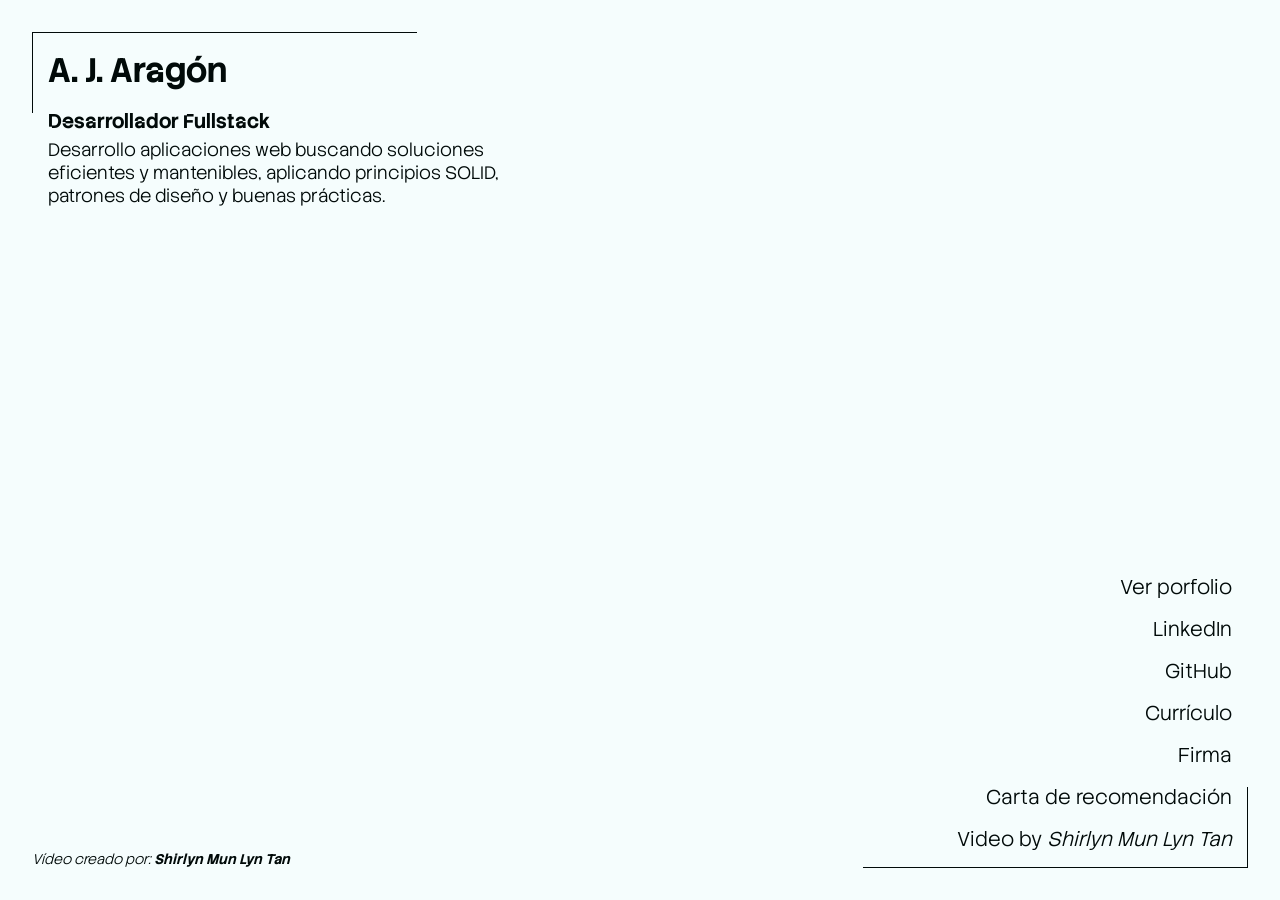
<file: index.html>
<!DOCTYPE html>
<html lang="en">

<head>
    <meta charset="UTF-8">
    <meta http-equiv="X-UA-Compatible" content="IE=edge">
    <meta name="viewport" content="width=device-width, initial-scale=1.0">

    <meta name="author" content="A. J. Aragón">
    <meta name="copyright" content="© 2026 A. J. Aragón">
    <meta name="robots" content="index, follow">

    <meta name="keywords"
        content="desarrollador web, programador, .NET, Laravel, Angular, fullstack, portfolio, proyectos web, JavaScript, TypeScript, HTML, CSS, aplicaciones web">

    <meta name="theme-color" content="#24e2cb">

    <meta name="description"
        content="Desarrollador de Aplicaciones Web especializado en .NET, Laravel y Angular. Estudiante de principios SOLID, patrones de diseño y buenas prácticas.">

    <meta name="mobile-web-app-capable" content="yes">
    <meta name="apple-mobile-web-app-capable" content="yes">
    <meta name="apple-mobile-web-app-status-bar-style" content="black-translucent">
    <meta name="apple-mobile-web-app-title" content="AJ Aragón - Porfolio">

    <link rel="stylesheet" href="/css/styles.css">
    <link rel="stylesheet" href="/css/index.css">

    <!-- fonts -->
    <!-- títulos: font-family: "Stack Sans Notch", sans-serif; -->
    <link rel="preconnect" href="https://fonts.googleapis.com">
    <link rel="preconnect" href="https://fonts.gstatic.com" crossorigin>
    <link href="https://fonts.googleapis.com/css2?family=Stack+Sans+Notch:wght@200..700&display=swap" rel="stylesheet">
    <!-- cuerpo: font-family: "Stack Sans Text", sans-serif; -->
    <link rel="preconnect" href="https://fonts.googleapis.com">
    <link rel="preconnect" href="https://fonts.gstatic.com" crossorigin>
    <link href="https://fonts.googleapis.com/css2?family=Stack+Sans+Text:wght@200..700&display=swap" rel="stylesheet">

    <link rel="icon" type="image/svg+xml"
        href="data:image/svg+xml,%3Csvg xmlns='http://www.w3.org/2000/svg' viewBox='0 0 100 100'%3E%3Cdefs%3E%3ClinearGradient id='g' x1='0' y1='0' x2='1' y2='0'%3E%3Cstop offset='50%25' stop-color='%23010a09'/%3E%3Cstop offset='50%25' stop-color='%2324e2cb'/%3E%3C/linearGradient%3E%3C/defs%3E%3Ccircle cx='50' cy='50' r='50' fill='url(%23g)'/%3E%3C/svg%3E">

    <title>AJ Aragón - Desarrollador Fullstack</title>

    <link rel="canonical" href="andresaragon.codecrew.info">

    <style>
        @view-transition {
            navigation: auto;
        }
    </style>
</head>

<body>
    <div class="content-wrapper">
        <div class="corners">
            <video class="video-bg" loading="lazy" fetchpriority="low" decoding="async" autoplay muted loop playsinline
                preload="metadata" id="video-bg">
                <source src="/assets/video-bg-Shirlyn_Mun_Lyn_Tan.mp4" type="video/mp4">
                <track label="Español" kind="captions" srclang="es" src="resources/myvideo-es.vtt">
            </video>

            <section class="section section-author">
                <h1 class="title">A. J. Aragón</h1>

                <div class="rol-description-container">
                    <h2 class="subtitle-rol">Desarrollador Fullstack</h2>
                    <p class="description">
                        Desarrollo aplicaciones web buscando soluciones eficientes y mantenibles,
                        aplicando principios SOLID, patrones de diseño y buenas prácticas.
                    </p>
                </div>
            </section>

            <section class="section section-works">
                <nav class="nav nav-portfolio" aria-label="nav-portfolio">
                    <a class="nav-link" href="/porfolio.html">Ver porfolio</a>
                </nav>

                <nav class="nav nav-social-media" aria-label="nav-social-media">
                    <a class="nav-link" href="https://www.linkedin.com/in/ajaragon/" target="_blank">LinkedIn</a>
                    <a class="nav-link" href="https://github.com/andresaragonguerrero" target="_blank">GitHub</a>
                </nav>

                <nav class="nav nav-resources" aria-label="nav-resources">
                    <a class="nav-link" href="/curriculo.html">Currículo</a>
                    <a class="nav-link" href="/firma.html">Firma</a>
                    <a class="nav-link" href="/assets/carta-recomendación.pdf">Carta de recomendación</a>
                    <!-- <a class="nav-link" href="/statement.html">Statement profesional</a> -->
                    <a class="nav-link" href="https://pixabay.com/users/lyn890709-22764594/" class="video-credit-link">
                        Video by <em>Shirlyn Mun Lyn Tan</em>
                    </a>
                </nav>
            </section>

            <em class="video-author">Vídeo creado por: <strong>Shirlyn Mun Lyn Tan</strong></em>
        </div>
    </div>
    <script src="/js/main.js" fetchpriority="low" defer></script>
</body>

</html>
</file>
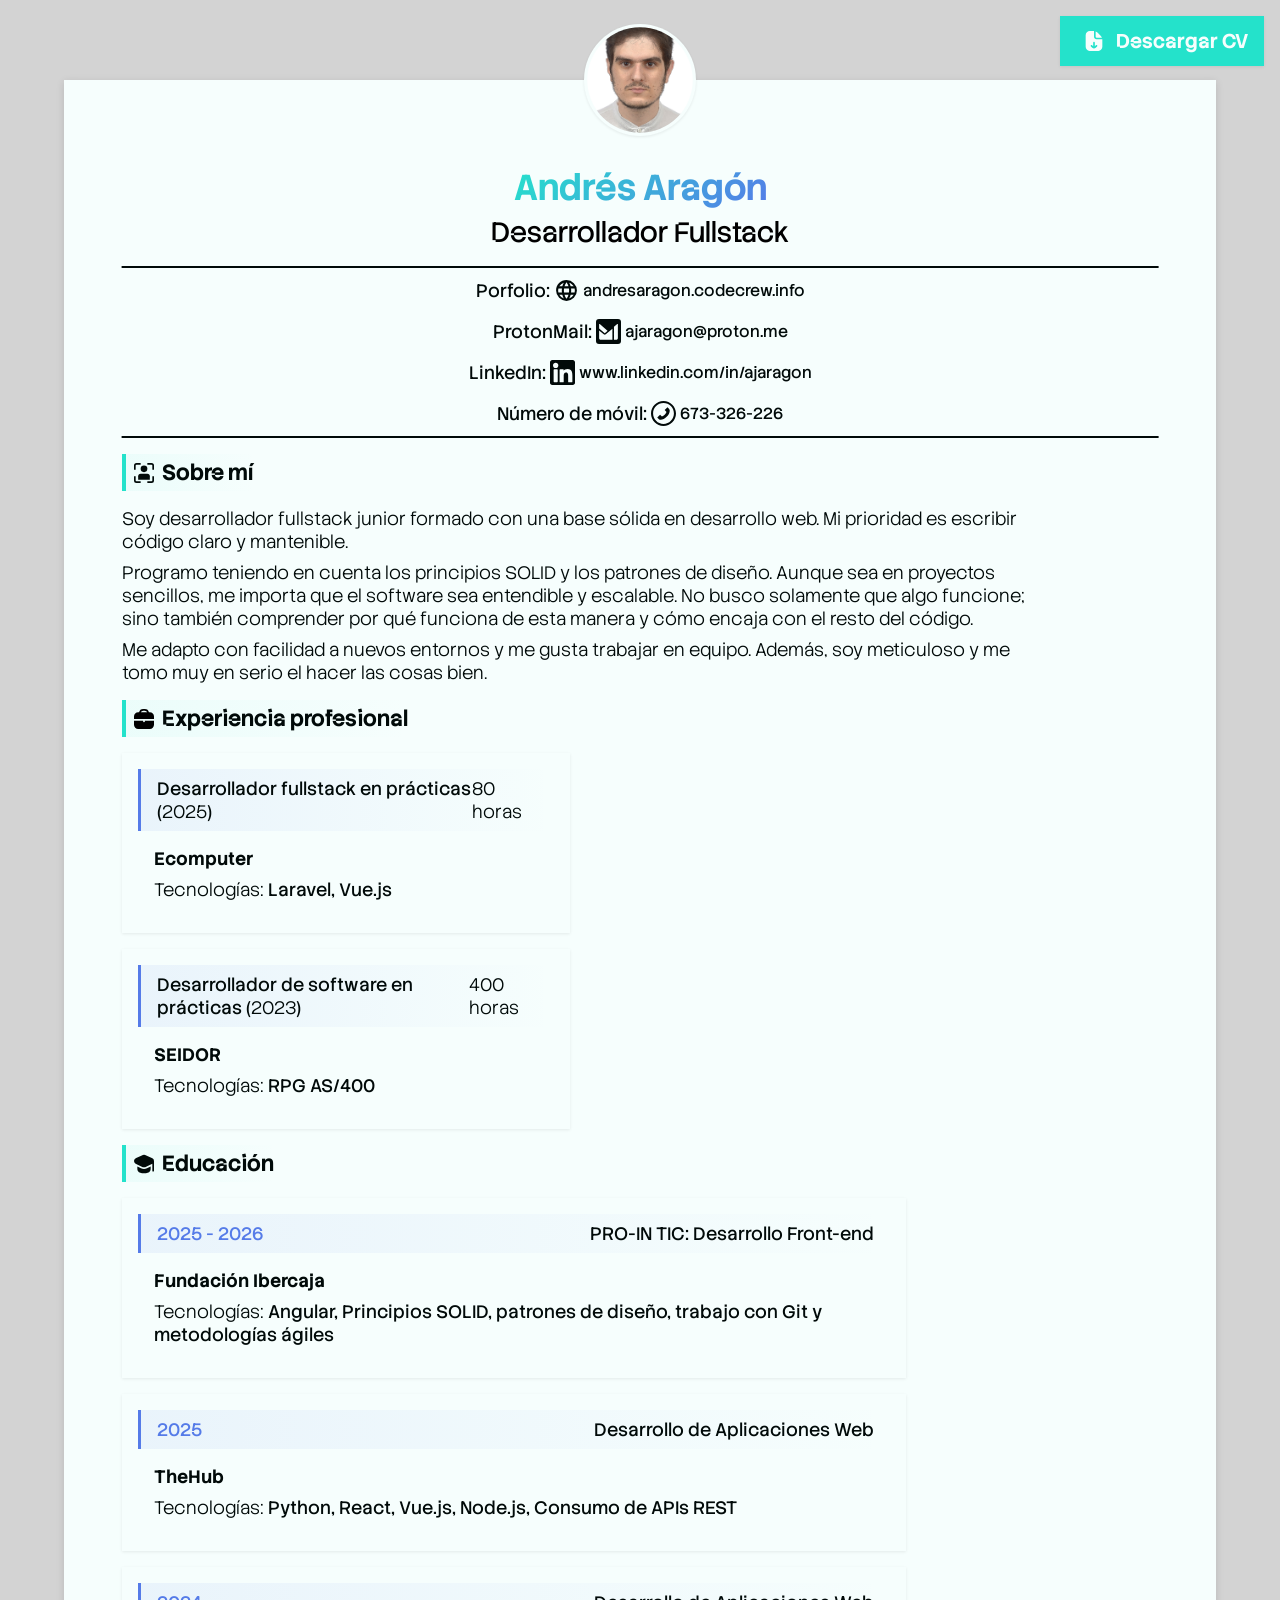
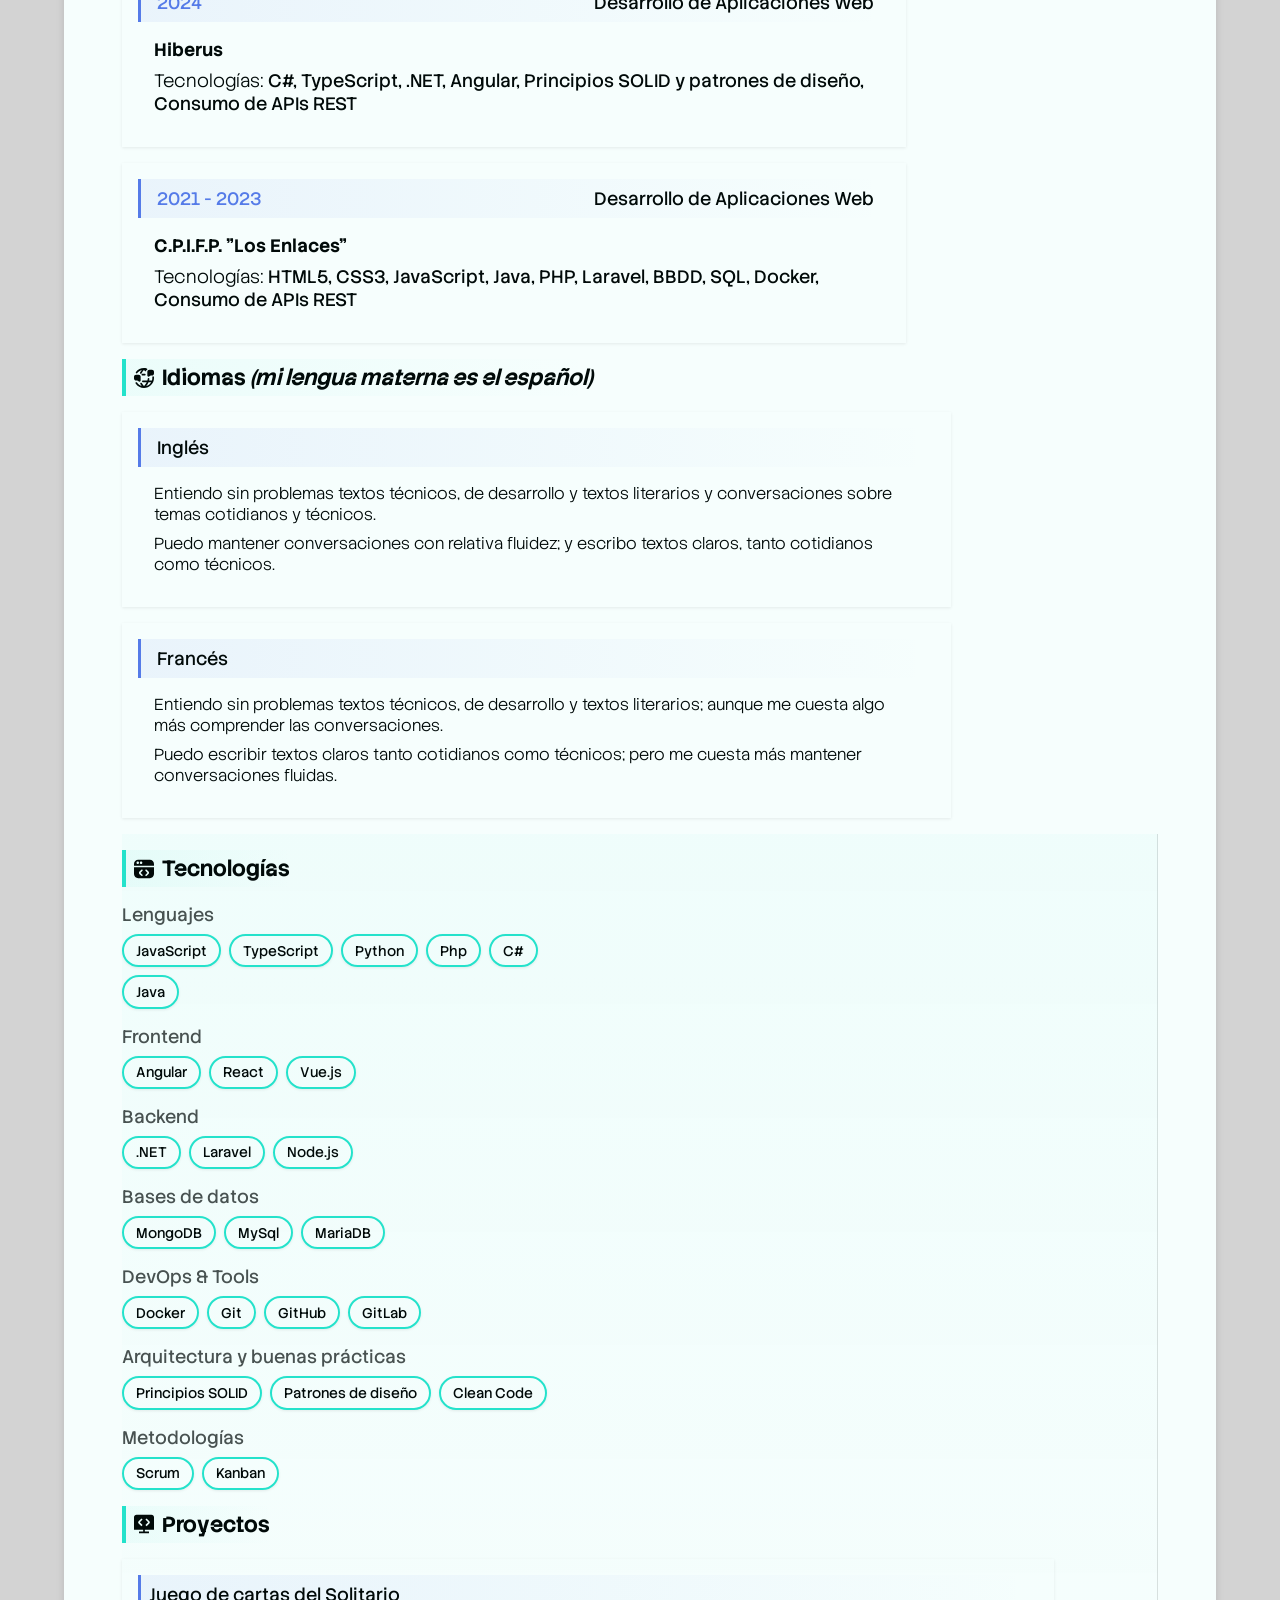
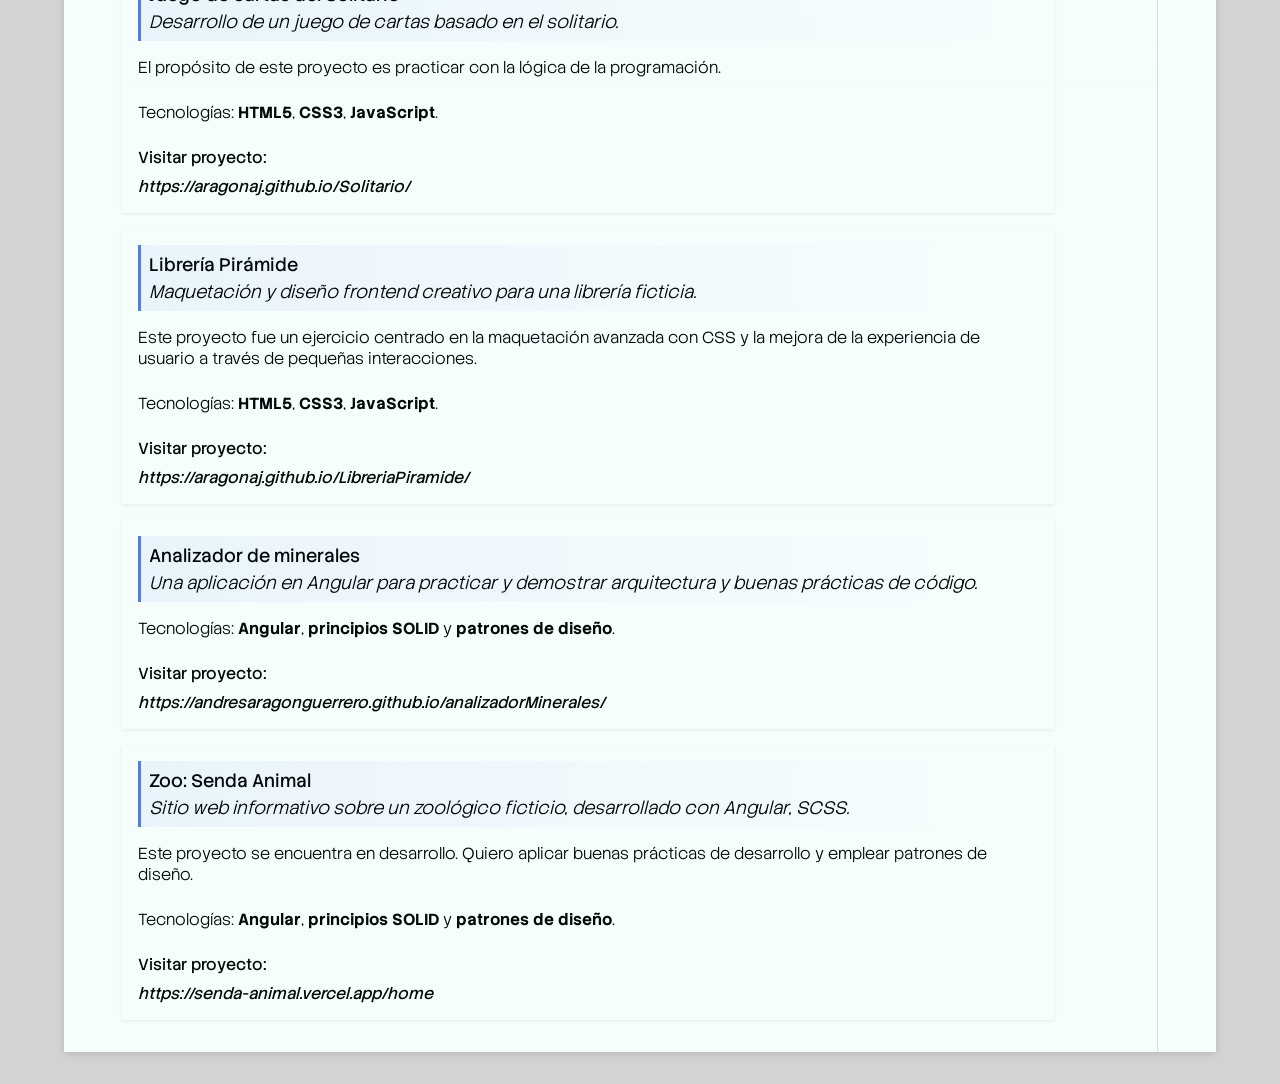
<file: curriculo.html>
<!DOCTYPE html>
<html lang="es">

<head>
    <meta charset="UTF-8">
    <meta http-equiv="X-UA-Compatible" content="IE=edge">
    <meta name="viewport" content="width=device-width, initial-scale=1.0">

    <link rel="stylesheet" href="/css/styles.css">
    <link rel="stylesheet" href="/css/curriculo.css">
    <link rel="stylesheet" href="/css/curriculo-impresion.css">

    <!-- fonts -->
    <!-- títulos: font-family: "Stack Sans Notch", sans-serif; -->
    <link rel="preconnect" href="https://fonts.googleapis.com">
    <link rel="preconnect" href="https://fonts.gstatic.com" crossorigin>
    <link href="https://fonts.googleapis.com/css2?family=Stack+Sans+Notch:wght@200..700&display=swap" rel="stylesheet">
    <!-- cuerpo: font-family: "Stack Sans Text", sans-serif; -->
    <link rel="preconnect" href="https://fonts.googleapis.com">
    <link rel="preconnect" href="https://fonts.gstatic.com" crossorigin>
    <link href="https://fonts.googleapis.com/css2?family=Stack+Sans+Text:wght@200..700&display=swap" rel="stylesheet">

    <title>Curriculum Vitae</title>
</head>

<body class="body">
    <button id="print-button" onclick="window.print()">
        <svg class="svg-icon" height="24px" width="24px" fill="#f6fefd" xmlns="http://www.w3.org/2000/svg"
            viewBox="0 0 24 24">
            <path
                d="m14,7.015V.474c.913.346,1.753.879,2.465,1.59l3.484,3.486c.712.711,1.245,1.551,1.591,2.464h-6.54c-.552,0-1-.449-1-1Zm7.976,3h-6.976c-1.654,0-3-1.346-3-3V.038c-.161-.011-.322-.024-.485-.024h-4.515C4.243.015,2,2.258,2,5.015v14c0,2.757,2.243,5,5,5h10c2.757,0,5-2.243,5-5v-8.515c0-.163-.013-.324-.024-.485Zm-6.269,8.506l-1.613,1.614c-.577.577-1.336.866-2.094.866s-1.517-.289-2.094-.866l-1.613-1.614c-.391-.391-.391-1.024,0-1.414.391-.391,1.023-.391,1.414,0l1.293,1.293v-4.398c0-.552.447-1,1-1s1,.448,1,1v4.398l1.293-1.293c.391-.391,1.023-.391,1.414,0,.391.39.391,1.023,0,1.414Z" />
        </svg>
        <span class="span-text">Descargar CV</span>
    </button>

    <div class="cv-layout">
        <img class="author-image" loading="lazy" decoding="async" alt="autor" src="assets/profile.jpg">
        <section class="cv-header">
            <article class="header-author-info">
                <h1 class="header-title">Andrés Aragón</h1>
                <h2 class="header-role">Desarrollador Fullstack</h2>
            </article>
            <ul class="header-contact-list">

                <li class="contact-item">
                    <h3 class="item-title">Porfolio: </h3>
                    <div class="item-link">
                        <a class="link" href="https://andresaragon.codecrew.info">
                            <svg class="image-svg" xmlns="http://www.w3.org/2000/svg"  width="25px" height="25px" viewBox="0 0 24 24">
                                <path fill="currentColor"
                                    d="M16.36 14c.08-.66.14-1.32.14-2s-.06-1.34-.14-2h3.38c.16.64.26 1.31.26 2s-.1 1.36-.26 2m-5.15 5.56c.6-1.11 1.06-2.31 1.38-3.56h2.95a8.03 8.03 0 0 1-4.33 3.56M14.34 14H9.66c-.1-.66-.16-1.32-.16-2s.06-1.35.16-2h4.68c.09.65.16 1.32.16 2s-.07 1.34-.16 2M12 19.96c-.83-1.2-1.5-2.53-1.91-3.96h3.82c-.41 1.43-1.08 2.76-1.91 3.96M8 8H5.08A7.92 7.92 0 0 1 9.4 4.44C8.8 5.55 8.35 6.75 8 8m-2.92 8H8c.35 1.25.8 2.45 1.4 3.56A8 8 0 0 1 5.08 16m-.82-2C4.1 13.36 4 12.69 4 12s.1-1.36.26-2h3.38c-.08.66-.14 1.32-.14 2s.06 1.34.14 2M12 4.03c.83 1.2 1.5 2.54 1.91 3.97h-3.82c.41-1.43 1.08-2.77 1.91-3.97M18.92 8h-2.95a15.7 15.7 0 0 0-1.38-3.56c1.84.63 3.37 1.9 4.33 3.56M12 2C6.47 2 2 6.5 2 12a10 10 0 0 0 10 10a10 10 0 0 0 10-10A10 10 0 0 0 12 2" />
                            </svg>
                            <span class="link-span">andresaragon.codecrew.info</span>
                        </a>
                    </div>
                </li>

                <li class="contact-item">
                    <h3 class="item-title">ProtonMail: </h3>
                    <div class="item-link">
                        <a class="link" href="mailto:ajaragon@proton.me">
                            <svg class="image-svg proton-icon" fill="#010a09" width="25px" height="25px"
                                viewBox="0 0 32 32" version="1.1" xml:space="preserve"
                                xmlns="http://www.w3.org/2000/svg" xmlns:xlink="http://www.w3.org/1999/xlink">
                                <style type="text/css">
                                    .st0 {
                                        fill-rule: evenodd;
                                        clip-rule: evenodd;
                                        fill: #f6fefd;
                                    }
                                </style>
                                <path class="st0"
                                    d="M4,6.8v5.2l7.2,6.1l3.7-3.1c-0.1,0-0.1-0.1-0.2-0.1L4.8,6.4C4.5,6.1,4,6.3,4,6.8z M9.9,19.6l-5.9-5v10.1  c0,1.1,0.9,2,2,2h15V12.4l-8.5,7.2C11.7,20.2,10.7,20.2,9.9,19.6z M23,10.3V9.9l4.2-3.5c0.3-0.3,0.8,0,0.8,0.4v17.9c0,1.1-0.9,2-2,2  h-3V10.5C23,10.5,23,10.4,23,10.3z" />
                            </svg>
                            <span class="link-span">ajaragon@proton.me</span>
                        </a>
                    </div>
                </li>

                <li class="contact-item">
                    <h3 class="item-title">LinkedIn: </h3>
                    <div class="item-link">
                        <a class="link" href="https://www.linkedin.com/in/ajaragon/">
                            <svg class="image-svg" height="25px" width="25px" version="1.1"
                                xmlns="http://www.w3.org/2000/svg" xmlns:xlink="http://www.w3.org/1999/xlink"
                                viewBox="0 0 382 382" xml:space="preserve" fill="currentColor">
                                <path d="M347.445,0H34.555C15.471,0,0,15.471,0,34.555v312.889C0,366.529,15.471,382,34.555,382h312.889
                        C366.529,382,382,366.529,382,347.444V34.555C382,15.471,366.529,0,347.445,0z M118.207,329.844c0,5.554-4.502,10.056-10.056,10.056
                        H65.345c-5.554,0-10.056-4.502-10.056-10.056V150.403c0-5.554,4.502-10.056,10.056-10.056h42.806
                        c5.554,0,10.056,4.502,10.056,10.056V329.844z M86.748,123.432c-22.459,0-40.666-18.207-40.666-40.666S64.289,42.1,86.748,42.1
                        s40.666,18.207,40.666,40.666S109.208,123.432,86.748,123.432z M341.91,330.654c0,5.106-4.14,9.246-9.246,9.246H286.73
                        c-5.106,0-9.246-4.14-9.246-9.246v-84.168c0-12.556,3.683-55.021-32.813-55.021c-28.309,0-34.051,29.066-35.204,42.11v97.079
                        c0,5.106-4.139,9.246-9.246,9.246h-44.426c-5.106,0-9.246-4.14-9.246-9.246V149.593c0-5.106,4.14-9.246,9.246-9.246h44.426
                        c5.106,0,9.246,4.14,9.246,9.246v15.655c10.497-15.753,26.097-27.912,59.312-27.912c73.552,0,73.131,68.716,73.131,106.472
                        L341.91,330.654L341.91,330.654z" />
                            </svg>
                            <span class="link-span">www.linkedin.com/in/ajaragon</span>
                        </a>
                    </div>
                </li>

                <li class="contact-item">
                    <h3 class="item-title">Número de móvil: </h3>
                    <div class="item-link">
                        <a class="link" href="#">
                            <!-- <svg class="image-svg" fill="currentColor" width="25px" height="25px" viewBox="0 -0.5 25 25"
                                xmlns="http://www.w3.org/2000/svg">
                                <path
                                    d="m12.301 0h.093c2.242 0 4.34.613 6.137 1.68l-.055-.031c1.871 1.094 3.386 2.609 4.449 4.422l.031.058c1.04 1.769 1.654 3.896 1.654 6.166 0 5.406-3.483 10-8.327 11.658l-.087.026c-.063.02-.135.031-.209.031-.162 0-.312-.054-.433-.144l.002.001c-.128-.115-.208-.281-.208-.466 0-.005 0-.01 0-.014v.001q0-.048.008-1.226t.008-2.154c.007-.075.011-.161.011-.249 0-.792-.323-1.508-.844-2.025.618-.061 1.176-.163 1.718-.305l-.076.017c.573-.16 1.073-.373 1.537-.642l-.031.017c.508-.28.938-.636 1.292-1.058l.006-.007c.372-.476.663-1.036.84-1.645l.009-.035c.209-.683.329-1.468.329-2.281 0-.045 0-.091-.001-.136v.007c0-.022.001-.047.001-.072 0-1.248-.482-2.383-1.269-3.23l.003.003c.168-.44.265-.948.265-1.479 0-.649-.145-1.263-.404-1.814l.011.026c-.115-.022-.246-.035-.381-.035-.334 0-.649.078-.929.216l.012-.005c-.568.21-1.054.448-1.512.726l.038-.022-.609.384c-.922-.264-1.981-.416-3.075-.416s-2.153.152-3.157.436l.081-.02q-.256-.176-.681-.433c-.373-.214-.814-.421-1.272-.595l-.066-.022c-.293-.154-.64-.244-1.009-.244-.124 0-.246.01-.364.03l.013-.002c-.248.524-.393 1.139-.393 1.788 0 .531.097 1.04.275 1.509l-.01-.029c-.785.844-1.266 1.979-1.266 3.227 0 .025 0 .051.001.076v-.004c-.001.039-.001.084-.001.13 0 .809.12 1.591.344 2.327l-.015-.057c.189.643.476 1.202.85 1.693l-.009-.013c.354.435.782.793 1.267 1.062l.022.011c.432.252.933.465 1.46.614l.046.011c.466.125 1.024.227 1.595.284l.046.004c-.431.428-.718 1-.784 1.638l-.001.012c-.207.101-.448.183-.699.236l-.021.004c-.256.051-.549.08-.85.08-.022 0-.044 0-.066 0h.003c-.394-.008-.756-.136-1.055-.348l.006.004c-.371-.259-.671-.595-.881-.986l-.007-.015c-.198-.336-.459-.614-.768-.827l-.009-.006c-.225-.169-.49-.301-.776-.38l-.016-.004-.32-.048c-.023-.002-.05-.003-.077-.003-.14 0-.273.028-.394.077l.007-.003q-.128.072-.08.184c.039.086.087.16.145.225l-.001-.001c.061.072.13.135.205.19l.003.002.112.08c.283.148.516.354.693.603l.004.006c.191.237.359.505.494.792l.01.024.16.368c.135.402.38.738.7.981l.005.004c.3.234.662.402 1.057.478l.016.002c.33.064.714.104 1.106.112h.007c.045.002.097.002.15.002.261 0 .517-.021.767-.062l-.027.004.368-.064q0 .609.008 1.418t.008.873v.014c0 .185-.08.351-.208.466h-.001c-.119.089-.268.143-.431.143-.075 0-.147-.011-.214-.032l.005.001c-4.929-1.689-8.409-6.283-8.409-11.69 0-2.268.612-4.393 1.681-6.219l-.032.058c1.094-1.871 2.609-3.386 4.422-4.449l.058-.031c1.739-1.034 3.835-1.645 6.073-1.645h.098-.005zm-7.64 17.666q.048-.112-.112-.192-.16-.048-.208.032-.048.112.112.192.144.096.208-.032zm.497.545q.112-.08-.032-.256-.16-.144-.256-.048-.112.08.032.256.159.157.256.047zm.48.72q.144-.112 0-.304-.128-.208-.272-.096-.144.08 0 .288t.272.112zm.672.673q.128-.128-.064-.304-.192-.192-.32-.048-.144.128.064.304.192.192.32.044zm.913.4q.048-.176-.208-.256-.24-.064-.304.112t.208.24q.24.097.304-.096zm1.009.08q0-.208-.272-.176-.256 0-.256.176 0 .208.272.176.256.001.256-.175zm.929-.16q-.032-.176-.288-.144-.256.048-.224.24t.288.128.225-.224z" />
                            </svg> -->
                            <svg class="image-svg" fill="currentColor" xmlns="http://www.w3.org/2000/svg"
                                viewBox="0 0 24 24" width="25px" height="25px">
                                <path
                                    d="M12,24C5.383,24,0,18.617,0,12S5.383,0,12,0s12,5.383,12,12-5.383,12-12,12Zm0-22C6.486,2,2,6.486,2,12s4.486,10,10,10,10-4.486,10-10S17.514,2,12,2ZM6,15.827l1.378,1.378c.539,.54,1.249,.795,1.957,.795,3.634,0,8.666-4.752,8.666-8.666,0-.708-.256-1.418-.795-1.957l-1.378-1.378-2.712,2.712,1.775,1.775c-.882,2.195-2.376,3.629-4.403,4.403l-1.775-1.775-2.712,2.712Z" />
                            </svg>
                            <span class="link-span">673-326-226</span>
                        </a>
                    </div>
                </li>


            </ul>
        </section>
        <div class="cv-body">
            <section class="cv-main">
                <article class="article article-about-me">
                    <div class="article-header">
                        <svg class="svg-icon" xmlns="http://www.w3.org/2000/svg" viewBox="0 0 24 24" width="24px"
                            height="24px" fill="currentColor">
                            <circle cx="12" cy="7" r="4" />
                            <path d="M5,16v4H19V16a3,3,0,0,0-3-3H8A3,3,0,0,0,5,16Z" />
                            <path d="M21,24H16V22h5a1,1,0,0,0,1-1V16h2v5A3,3,0,0,1,21,24Z" />
                            <path d="M2,8H0V3A3,3,0,0,1,3,0H8V2H3A1,1,0,0,0,2,3Z" />
                            <path d="M8,24H3a3,3,0,0,1-3-3V16H2v5a1,1,0,0,0,1,1H8Z" />
                            <path d="M24,8H22V3a1,1,0,0,0-1-1H16V0h5a3,3,0,0,1,3,3Z" />
                        </svg>
                        <h2 class="article-title">Sobre mí</h2>
                    </div>
                    <div class="article-body">
                        <p class="text">
                            Soy desarrollador fullstack junior formado con una base sólida en desarrollo web.
                            Mi prioridad es escribir código claro y mantenible.
                        </p>
                        <p class="text">
                            Programo teniendo en cuenta los principios SOLID y los patrones de diseño.
                            Aunque sea en proyectos sencillos, me importa que el software sea entendible y escalable.
                            No busco solamente que algo funcione; sino también comprender por qué funciona de esta
                            manera y cómo
                            encaja con el resto del código.
                        </p>
                        <p class="text">
                            Me adapto con facilidad a nuevos entornos y me gusta trabajar en equipo.
                            Además, soy meticuloso y me tomo muy en serio el hacer las cosas bien.
                        </p>
                        <p class="text" hidden>¿Te imaginas este perfil funcionando dentro de vuestro equipo?</p>
                    </div>
                </article>
                <article class="article article-experience">
                    <div class="article-header">
                        <svg class="svg-icon" xmlns="http://www.w3.org/2000/svg" viewBox="0 0 24 24" width="24px"
                            height="24px">
                            <path
                                d="M19,4H17.9A5.009,5.009,0,0,0,13,0H11A5.009,5.009,0,0,0,6.1,4H5A5.006,5.006,0,0,0,0,9v3H24V9A5.006,5.006,0,0,0,19,4ZM8.184,4A3,3,0,0,1,11,2h2a3,3,0,0,1,2.816,2Z" />
                            <path
                                d="M13,15a1,1,0,0,1-2,0V14H0v5a5.006,5.006,0,0,0,5,5H19a5.006,5.006,0,0,0,5-5V14H13Z" />
                        </svg>
                        <h2 class="article-title">Experiencia profesional</h2>
                    </div>
                    <div class="article-body">
                        <div class="job-card">
                            <div class="card-header">
                                <h3 class="card-title">Desarrollador fullstack en prácticas (<span
                                        class="text-span">2025</span>)</h3>
                                <p class="card-duration">80 horas</p>
                            </div>
                            <div class="card-body">
                                <h3 class="card-place">Ecomputer</h3>
                                <h3 class="card-technologies"><span class="text-span">Tecnologías: </span> Laravel,
                                    Vue.js</span></h3>
                            </div>
                        </div>

                        <div class="job-card">
                            <div class="card-header">
                                <h3 class="card-title">Desarrollador de software en prácticas (<span
                                        class="text-span">2023</span>)</h3>
                                <p class="card-duration">400 horas</p>
                            </div>
                            <div class="card-body">
                                <h3 class="card-place">SEIDOR</h3>
                                <h3 class="card-technologies"><span class="text-span">Tecnologías: </span> RPG
                                    AS/400</span></h3>
                            </div>
                        </div>
                    </div>
                </article>
                <article class="article article-education">
                    <div class="article-header">
                        <svg class="svg-icon" height="24px" width="24px" fill="currentColor" viewBox="0 0 24 24"
                            xmlns="http://www.w3.org/2000/svg">
                            <path
                                d="m24 8.48v11.52a1 1 0 0 1 -2 0v-8.248l-7.4 3.536a5 5 0 0 1 -2.577.694 5.272 5.272 0 0 1 -2.7-.739l-7.38-3.513a3.691 3.691 0 0 1 -.084-6.455c.027-.016.056-.031.084-.045l7.457-3.558a5.226 5.226 0 0 1 5.282.045l7.375 3.513a3.767 3.767 0 0 1 1.943 3.25zm-11.978 9.5a7.26 7.26 0 0 1 -3.645-.972l-4.377-2.089v2.7a5.007 5.007 0 0 0 3.519 4.778 15.557 15.557 0 0 0 4.481.603 15.557 15.557 0 0 0 4.481-.607 5.007 5.007 0 0 0 3.519-4.778v-2.691l-4.459 2.13a6.983 6.983 0 0 1 -3.519.928z" />
                        </svg>
                        <h2 class="article-title">Educación</h2>
                    </div>
                    <div class="article-body">
                        <div class="course-card">
                            <div class="card-header">
                                <p class="card-date">2025 - 2026</p>
                                <h3 class="card-title">PRO-IN TIC: Desarrollo Front-end</h3>
                            </div>
                            <div class="card-body">
                                <h3 class="card-place">Fundación Ibercaja</h3>
                                <h3 class="card-technologies"><span class="text-span">Tecnologías: </span> Angular,
                                    Principios
                                    SOLID, patrones de diseño,
                                    trabajo con Git y metodologías ágiles
                                </h3>
                            </div>
                        </div>

                        <div class="course-card">
                            <div class="card-header">
                                <p class="card-date">2025</p>
                                <h3 class="card-title">Desarrollo de Aplicaciones Web</h3>
                            </div>
                            <div class="card-body">
                                <h3 class="card-place">TheHub</h3>
                                <h3 class="card-technologies"><span class="text-span">Tecnologías: </span> Python,
                                    React,
                                    Vue.js,
                                    Node.js,
                                    Consumo de APIs REST
                                </h3>
                            </div>
                        </div>

                        <div class="course-card">
                            <div class="card-header">
                                <p class="card-date">2024</p>
                                <h3 class="card-title">Desarrollo de Aplicaciones Web</h3>
                            </div>
                            <div class="card-body">
                                <h3 class="card-place">Hiberus</h3>
                                <h3 class="card-technologies"><span class="text-span">Tecnologías: </span> C#,
                                    TypeScript,
                                    .NET,
                                    Angular,
                                    Principios SOLID y patrones de diseño,
                                    Consumo de APIs REST
                                </h3>
                            </div>
                        </div>

                        <div class="course-card">
                            <div class="card-header">
                                <p class="card-date">2021 - 2023</p>
                                <h3 class="card-title">Desarrollo de Aplicaciones Web</h3>
                            </div>
                            <div class="card-body">
                                <h3 class="card-place">C.P.I.F.P. "Los Enlaces"</h3>
                                <h3 class="card-technologies"><span class="text-span">Tecnologías: </span> HTML5,
                                    CSS3,
                                    JavaScript, Java, PHP, Laravel, BBDD, SQL, Docker, Consumo de APIs REST
                                </h3>
                            </div>
                        </div>
                    </div>
                </article>
                <article class="article article-languages">
                    <div class="article-header">
                        <svg class="svg-icon" viewBox="0 0 24 24" xmlns="http://www.w3.org/2000/svg" width="24px"
                            height="24px" fill="currentColor">
                            <path
                                d="m24 6.5c0 1.381-1.119 2.5-2.5 2.5h-1.394l-1.991 1.254c-.426.267-.961.283-1.401.041-.439-.243-.712-.705-.712-1.207l-.002-4.585c0-1.381 1.119-2.501 2.5-2.501h3c1.381 0 2.5 1.119 2.5 2.499zm-20.106 8.498 1.981 1.248c.428.269.967.282 1.408.039.44-.244.715-.709.715-1.213l.002-4.571c0-1.381-1.119-2.501-2.5-2.501h-3c-1.381 0-2.5 1.119-2.5 2.499v1.999c0 1.381 1.119 2.5 2.5 2.5zm-.77-8.498c.308 0 .611-.142.808-.408 1.353-1.844 3.298-3.141 5.463-3.73-.684.85-1.446 1.917-2.117 3.164-.262.486-.079 1.093.407 1.354.476.26 1.092.084 1.354-.406.988-1.837 2.217-3.273 2.962-4.062.294.311.659.717 1.059 1.214.347.432.978.498 1.405.153.431-.346.499-.975.153-1.406-.007-.009.248.044.383.041.436 0 .837-.288.961-.729.15-.532-.158-1.084-.69-1.234-1.043-.294-2.124-.449-3.215-.449-4.057 0-7.472 1.816-9.739 4.906-.326.445-.23 1.071.215 1.398.179.131.386.194.591.194zm9.876.5h-3c-.553 0-1 .448-1 1s.447 1 1 1h3c.553 0 1-.448 1-1s-.447-1-1-1zm10.951 3.911c.032.358.049.722.049 1.089 0 6.617-5.382 11.999-11.999 12s0 0 0 0c-4.071 0-7.831-2.039-10.057-5.454-.302-.462-.171-1.082.292-1.384.461-.3 1.081-.171 1.384.292 1.369 2.101 3.437 3.571 5.79 4.2-.567-.703-1.188-1.556-1.768-2.541-.28-.477-.122-1.089.354-1.369.474-.28 1.088-.123 1.369.354.916 1.555 1.97 2.783 2.637 3.49.812-.862 2.199-2.507 3.223-4.587h-4.721c-.553 0-1-.447-1-1s.447-1 1-1h5.522c.207-.675.364-1.375.434-2.097.053-.549.538-.953 1.092-.898.55.053.952.542.898 1.092-.064.654-.188 1.287-.347 1.903h3.439c.299-.948.461-1.955.461-3 0-.307-.015-.611-.041-.911-.049-.55.357-1.036.907-1.085.563-.044 1.036.358 1.085.907zm-3.304 6.089h-3.223c-.789 1.881-1.877 3.476-2.818 4.644 2.572-.696 4.733-2.389 6.042-4.644z" />
                        </svg>
                        <h2 class="article-title">Idiomas <em class="">(mi lengua materna es el español)</em></h2>
                    </div>

                    <div class="article-body">

                        <div class="lang-card">
                            <div class="card-header">
                                <h3 class="card-title">Inglés</h3>
                            </div>
                            <div class="card-body">
                                <p class="text-span">
                                    Entiendo sin problemas textos técnicos, de desarrollo y
                                    textos literarios y conversaciones sobre temas cotidianos y técnicos.
                                </p>
                                <p class="text-span">
                                    Puedo mantener conversaciones con relativa fluidez;
                                    y escribo textos claros, tanto cotidianos como técnicos.
                                </p>
                            </div>
                        </div>

                        <div class="lang-card">
                            <div class="card-header">
                                <h3 class="card-title">Francés</h3>
                            </div>
                            <div class="card-body">
                                <p class="text-span">
                                    Entiendo sin problemas textos técnicos, de desarrollo y
                                    textos literarios; aunque me cuesta algo más comprender las conversaciones.
                                </p>
                                <p class="text-span">
                                    Puedo escribir textos claros tanto cotidianos como técnicos;
                                    pero me cuesta más mantener conversaciones fluidas.
                                </p>
                            </div>
                        </div>
                    </div>
                </article>
            </section>
            <section class="cv-sidebar">
                <article class="article article-technologies">
                    <div class="article-header">
                        <svg class="svg-icon" fill="currentColor" width="25px" height="25px" viewBox="0 0 24 24"
                            xmlns="http://www.w3.org/2000/svg">
                            <path
                                d="m24 8v-2c0-2.757-2.243-5-5-5h-14c-2.757 0-5 2.243-5 5v2zm-15.5-5c.828 0 1.5.672 1.5 1.5s-.672 1.5-1.5 1.5-1.5-.672-1.5-1.5.672-1.5 1.5-1.5zm-4 0c.828 0 1.5.672 1.5 1.5s-.672 1.5-1.5 1.5-1.5-.672-1.5-1.5.672-1.5 1.5-1.5zm-4.5 7v8c0 2.757 2.243 5 5 5h14c2.757 0 5-2.243 5-5v-8zm8.026 6.722 2.162 2.054c.4.38.417 1.013.036 1.413-.38.401-1.014.417-1.413.036l-2.181-2.071c-.891-.89-.891-2.308-.019-3.18l2.181-2.181c.391-.391 1.023-.391 1.414 0s.391 1.023 0 1.414l-2.181 2.181c-.092.092-.092.242 0 .334zm9.361 1.414-2.17 2.104c-.396.384-1.029.375-1.414-.021s-.375-1.03.021-1.414l2.159-2.093c.081-.081.081-.231-.011-.323l-2.181-2.181c-.391-.391-.391-1.023 0-1.414s1.023-.391 1.414 0l2.181 2.181c.872.872.872 2.29 0 3.162z" />
                        </svg>
                        <h2 class="article-title">Tecnologías</h2>
                    </div>
                    <div class="article-body">

                        <div class="tech-category">
                            <h3 class="tech-category-title">Lenguajes</h3>
                            <div class="tech-list">
                                <span class="tech-pill">JavaScript</span>
                                <span class="tech-pill">TypeScript</span>
                                <span class="tech-pill">Python</span>
                                <span class="tech-pill">Php</span>
                                <span class="tech-pill">C#</span>
                                <span class="tech-pill">Java</span>
                            </div>
                        </div>

                        <div class="tech-category">
                            <h3 class="tech-category-title">Frontend</h3>
                            <div class="tech-list">
                                <span class="tech-pill">Angular</span>
                                <span class="tech-pill">React</span>
                                <span class="tech-pill">Vue.js</span>
                            </div>
                        </div>

                        <div class="tech-category">
                            <h3 class="tech-category-title">Backend</h3>
                            <div class="tech-list">
                                <span class="tech-pill">.NET</span>
                                <span class="tech-pill">Laravel</span>
                                <span class="tech-pill">Node.js</span>
                            </div>
                        </div>

                        <div class="tech-category">
                            <h3 class="tech-category-title">Bases de datos</h3>
                            <div class="tech-list">
                                <span class="tech-pill">MongoDB</span>
                                <span class="tech-pill">MySql</span>
                                <span class="tech-pill">MariaDB</span>
                            </div>
                        </div>

                        <div class="tech-category">
                            <h3 class="tech-category-title">DevOps & Tools</h3>
                            <div class="tech-list">
                                <span class="tech-pill">Docker</span>
                                <span class="tech-pill">Git</span>
                                <span class="tech-pill">GitHub</span>
                                <span class="tech-pill">GitLab</span>
                            </div>
                        </div>

                        <div class="tech-category">
                            <h3 class="tech-category-title">Arquitectura y buenas prácticas</h3>
                            <div class="tech-list">
                                <span class="tech-pill">Principios SOLID</span>
                                <span class="tech-pill">Patrones de diseño</span>
                                <span class="tech-pill">Clean Code</span>
                            </div>
                        </div>

                        <div class="tech-category">
                            <h3 class="tech-category-title">Metodologías</h3>
                            <div class="tech-list">
                                <span class="tech-pill">Scrum</span>
                                <span class="tech-pill">Kanban</span>
                            </div>
                        </div>
                </article>
                <article class="article article-proyects">
                    <div class="article-header">
                        <svg class="svg-icon" xmlns="http://www.w3.org/2000/svg" viewBox="0 0 24 24" width="24px"
                            height="24px" fill="currentColor">
                            <path
                                d="M24,19V4c0-1.654-1.346-3-3-3H3C1.346,1,0,2.346,0,4v15H11v2H6v2h12v-2h-5v-2h11ZM13.706,6.709l1.414-1.414,3.298,3.299c.775,.775,.775,2.037,0,2.812l-3.299,3.299-1.414-1.414,3.298-3.299-3.298-3.283Zm-3.411,6.582l-1.414,1.414-3.298-3.299c-.775-.775-.775-2.037,0-2.812l3.299-3.299,1.414,1.414-3.298,3.299,3.298,3.283Z" />
                        </svg>
                        <h2 class="article-title">Proyectos</h2>
                    </div>

                    <div class="article-body">

                        <div class="project-card">
                            <div class="card-header">
                                <h2 class="card-title">Juego de cartas del Solitario</h2>
                                <em class="card-description">
                                    Desarrollo de un juego de cartas basado en el solitario.
                                </em>
                            </div>
                            <div class="card-body">
                                <p class="text-span">
                                    El propósito de este proyecto es practicar con la lógica de la programación.
                                </p>
                                <p class="text-span">
                                    Tecnologías: <strong>HTML5</strong>, <strong>CSS3</strong>,
                                    <strong>JavaScript</strong>.
                                </p>

                                <a class="link" href="https://aragonaj.github.io/Solitario/" target="_blank">Visitar
                                    proyecto: <em>https://aragonaj.github.io/Solitario/</em></a>
                            </div>
                        </div>

                        <div class="project-card">
                            <div class="card-header">
                                <h2 class="card-title">Librería Pirámide</h2>
                                <em class="card-description">
                                    Maquetación y diseño frontend creativo para una librería ficticia.
                                </em>
                            </div>
                            <div class="card-body">
                                <p class="text-span">
                                    Este proyecto fue un ejercicio centrado en la maquetación avanzada con CSS y la
                                    mejora
                                    de la experiencia de usuario a través de pequeñas interacciones.
                                </p>
                                <p class="text-span">
                                    Tecnologías: <strong>HTML5</strong>, <strong>CSS3</strong>,
                                    <strong>JavaScript</strong>.
                                </p>

                                <a class="link" href="https://aragonaj.github.io/LibreriaPiramide/"
                                    target="_blank">Visitar proyecto:
                                    <em>https://aragonaj.github.io/LibreriaPiramide/</em></a>
                            </div>
                        </div>

                        <div class="project-card">
                            <div class="card-header">
                                <h2 class="card-title">Analizador de minerales</h2>
                                <em class="card-description">
                                    Una aplicación en Angular para practicar y demostrar arquitectura y buenas prácticas
                                    de
                                    código.
                                </em>
                            </div>
                            <div class="card-body">
                                <p class="text-span">
                                    Tecnologías: <strong>Angular</strong>, <strong>principios SOLID</strong> y
                                    <strong>patrones de
                                        diseño</strong>.
                                </p>

                                <a class="link" href="https://andresaragonguerrero.github.io/analizadorMinerales/"
                                    target="_blank">Visitar proyecto:
                                    <em>https://andresaragonguerrero.github.io/analizadorMinerales/</em></a>
                            </div>
                        </div>

                        <div class="project-card">
                            <div class="card-header">
                                <h2 class="card-title">Zoo: Senda Animal</h2>
                                <em class="card-description">
                                    Sitio web informativo sobre un zoológico ficticio, desarrollado con Angular, SCSS.
                                </em>
                            </div>
                            <div class="card-body">
                                <p class="text-span">
                                    Este proyecto se encuentra en desarrollo. Quiero
                                    aplicar buenas prácticas de desarrollo y emplear patrones de diseño.
                                </p>
                                <p class="text-span">
                                    Tecnologías: <strong>Angular</strong>, <strong>principios SOLID</strong> y
                                    <strong>patrones de
                                        diseño</strong>.
                                </p>

                                <a class="link" href="https://senda-animal.vercel.app/home" target="_blank">Visitar
                                    proyecto:
                                    <em>https://senda-animal.vercel.app/home</em></a>
                            </div>
                        </div>
                    </div>
                </article>
            </section>
        </div>
    </div>
</body>
</file>
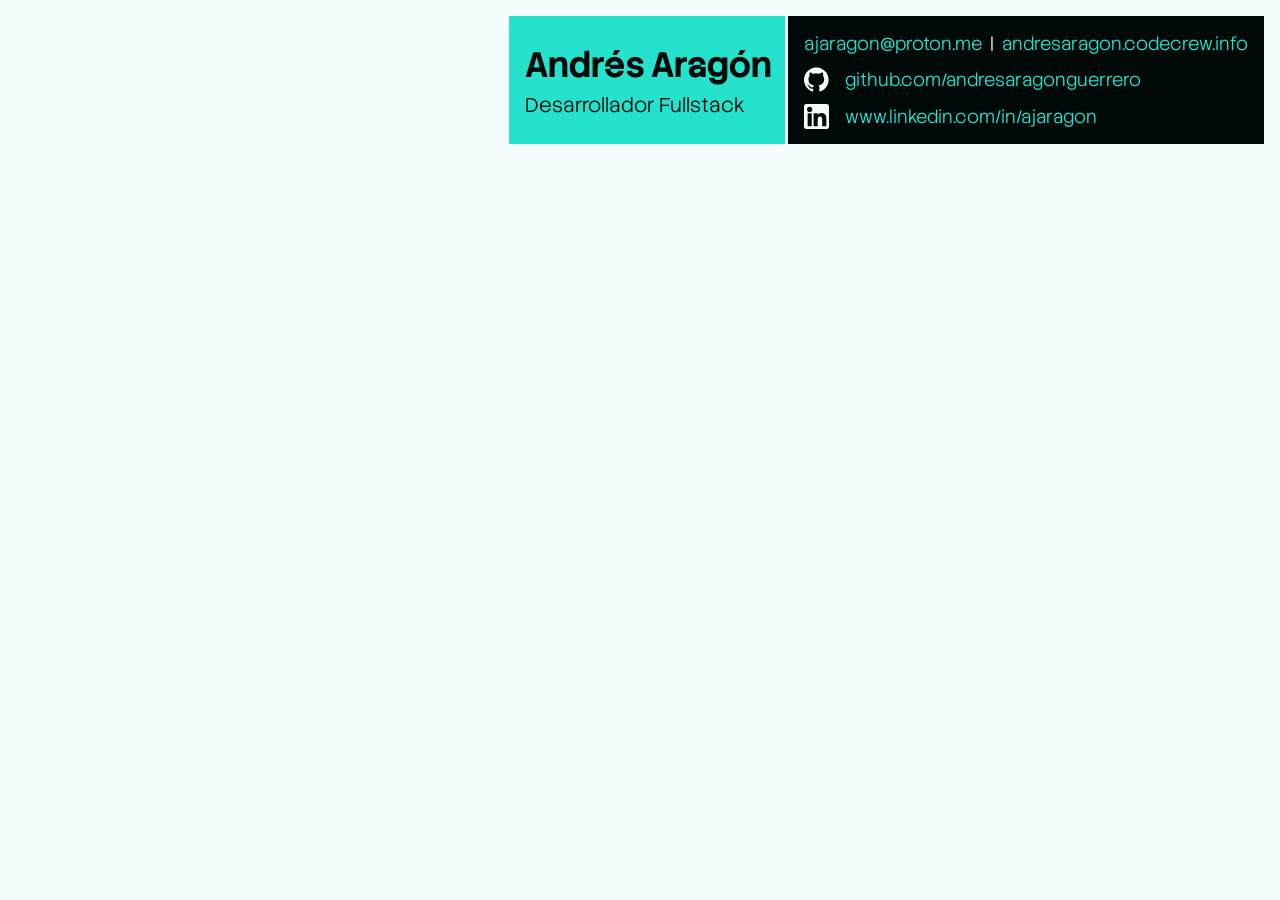
<file: firma.html>
<!DOCTYPE html>
<html lang="es">

<head>
    <meta charset="UTF-8">
    <meta name="viewport" content="width=device-width, initial-scale=1.0">
    <title>Firma Digital</title>
    <link rel="stylesheet" href="/css/styles.css">
    <link rel="stylesheet" href="/css/firma.css">

    <!-- fonts -->
    <!-- títulos: font-family: "Stack Sans Notch", sans-serif; -->
    <link rel="preconnect" href="https://fonts.googleapis.com">
    <link rel="preconnect" href="https://fonts.gstatic.com" crossorigin>
    <link href="https://fonts.googleapis.com/css2?family=Stack+Sans+Notch:wght@200..700&display=swap" rel="stylesheet">
    <!-- cuerpo: font-family: "Stack Sans Text", sans-serif; -->
    <link rel="preconnect" href="https://fonts.googleapis.com">
    <link rel="preconnect" href="https://fonts.gstatic.com" crossorigin>
    <link href="https://fonts.googleapis.com/css2?family=Stack+Sans+Text:wght@200..700&display=swap" rel="stylesheet">

</head>

<body>
    <div class="card">
        <section class="section-firma">
            <article class="article-superior">
                <h1 class="title">Andrés Aragón</h1>
                <h2 class="subtitle">Desarrollador Fullstack</h2>
            </article>

            <article class="article-inferior">
                <p class="text">ajaragon@proton.me <span class="span">|</span> <a class="text"
                        href="https://aragonaj.github.io/portfolio-ajaragon/">andresaragon.codecrew.info</a></p>
                <!-- enlace github -->
                <a class="link" href="https://github.com/andresaragonguerrero">
                    <svg class="image-svg" fill="currentColor" width="25px" height="25px" viewBox="0 -0.5 25 25"
                        xmlns="http://www.w3.org/2000/svg">
                        <path
                            d="m12.301 0h.093c2.242 0 4.34.613 6.137 1.68l-.055-.031c1.871 1.094 3.386 2.609 4.449 4.422l.031.058c1.04 1.769 1.654 3.896 1.654 6.166 0 5.406-3.483 10-8.327 11.658l-.087.026c-.063.02-.135.031-.209.031-.162 0-.312-.054-.433-.144l.002.001c-.128-.115-.208-.281-.208-.466 0-.005 0-.01 0-.014v.001q0-.048.008-1.226t.008-2.154c.007-.075.011-.161.011-.249 0-.792-.323-1.508-.844-2.025.618-.061 1.176-.163 1.718-.305l-.076.017c.573-.16 1.073-.373 1.537-.642l-.031.017c.508-.28.938-.636 1.292-1.058l.006-.007c.372-.476.663-1.036.84-1.645l.009-.035c.209-.683.329-1.468.329-2.281 0-.045 0-.091-.001-.136v.007c0-.022.001-.047.001-.072 0-1.248-.482-2.383-1.269-3.23l.003.003c.168-.44.265-.948.265-1.479 0-.649-.145-1.263-.404-1.814l.011.026c-.115-.022-.246-.035-.381-.035-.334 0-.649.078-.929.216l.012-.005c-.568.21-1.054.448-1.512.726l.038-.022-.609.384c-.922-.264-1.981-.416-3.075-.416s-2.153.152-3.157.436l.081-.02q-.256-.176-.681-.433c-.373-.214-.814-.421-1.272-.595l-.066-.022c-.293-.154-.64-.244-1.009-.244-.124 0-.246.01-.364.03l.013-.002c-.248.524-.393 1.139-.393 1.788 0 .531.097 1.04.275 1.509l-.01-.029c-.785.844-1.266 1.979-1.266 3.227 0 .025 0 .051.001.076v-.004c-.001.039-.001.084-.001.13 0 .809.12 1.591.344 2.327l-.015-.057c.189.643.476 1.202.85 1.693l-.009-.013c.354.435.782.793 1.267 1.062l.022.011c.432.252.933.465 1.46.614l.046.011c.466.125 1.024.227 1.595.284l.046.004c-.431.428-.718 1-.784 1.638l-.001.012c-.207.101-.448.183-.699.236l-.021.004c-.256.051-.549.08-.85.08-.022 0-.044 0-.066 0h.003c-.394-.008-.756-.136-1.055-.348l.006.004c-.371-.259-.671-.595-.881-.986l-.007-.015c-.198-.336-.459-.614-.768-.827l-.009-.006c-.225-.169-.49-.301-.776-.38l-.016-.004-.32-.048c-.023-.002-.05-.003-.077-.003-.14 0-.273.028-.394.077l.007-.003q-.128.072-.08.184c.039.086.087.16.145.225l-.001-.001c.061.072.13.135.205.19l.003.002.112.08c.283.148.516.354.693.603l.004.006c.191.237.359.505.494.792l.01.024.16.368c.135.402.38.738.7.981l.005.004c.3.234.662.402 1.057.478l.016.002c.33.064.714.104 1.106.112h.007c.045.002.097.002.15.002.261 0 .517-.021.767-.062l-.027.004.368-.064q0 .609.008 1.418t.008.873v.014c0 .185-.08.351-.208.466h-.001c-.119.089-.268.143-.431.143-.075 0-.147-.011-.214-.032l.005.001c-4.929-1.689-8.409-6.283-8.409-11.69 0-2.268.612-4.393 1.681-6.219l-.032.058c1.094-1.871 2.609-3.386 4.422-4.449l.058-.031c1.739-1.034 3.835-1.645 6.073-1.645h.098-.005zm-7.64 17.666q.048-.112-.112-.192-.16-.048-.208.032-.048.112.112.192.144.096.208-.032zm.497.545q.112-.08-.032-.256-.16-.144-.256-.048-.112.08.032.256.159.157.256.047zm.48.72q.144-.112 0-.304-.128-.208-.272-.096-.144.08 0 .288t.272.112zm.672.673q.128-.128-.064-.304-.192-.192-.32-.048-.144.128.064.304.192.192.32.044zm.913.4q.048-.176-.208-.256-.24-.064-.304.112t.208.24q.24.097.304-.096zm1.009.08q0-.208-.272-.176-.256 0-.256.176 0 .208.272.176.256.001.256-.175zm.929-.16q-.032-.176-.288-.144-.256.048-.224.24t.288.128.225-.224z" />
                    </svg>
                    <span class="text span-text">github.com/andresaragonguerrero</span>
                </a>
                <!-- enlace linkedin -->
                <a class="link" href="#">
                    <svg class="image-svg" height="25px" width="25px" version="1.1" xmlns="http://www.w3.org/2000/svg"
                        xmlns:xlink="http://www.w3.org/1999/xlink" viewBox="0 0 382 382" xml:space="preserve"
                        fill="currentColor">
                        <path d="M347.445,0H34.555C15.471,0,0,15.471,0,34.555v312.889C0,366.529,15.471,382,34.555,382h312.889
                        C366.529,382,382,366.529,382,347.444V34.555C382,15.471,366.529,0,347.445,0z M118.207,329.844c0,5.554-4.502,10.056-10.056,10.056
                        H65.345c-5.554,0-10.056-4.502-10.056-10.056V150.403c0-5.554,4.502-10.056,10.056-10.056h42.806
                        c5.554,0,10.056,4.502,10.056,10.056V329.844z M86.748,123.432c-22.459,0-40.666-18.207-40.666-40.666S64.289,42.1,86.748,42.1
                        s40.666,18.207,40.666,40.666S109.208,123.432,86.748,123.432z M341.91,330.654c0,5.106-4.14,9.246-9.246,9.246H286.73
                        c-5.106,0-9.246-4.14-9.246-9.246v-84.168c0-12.556,3.683-55.021-32.813-55.021c-28.309,0-34.051,29.066-35.204,42.11v97.079
                        c0,5.106-4.139,9.246-9.246,9.246h-44.426c-5.106,0-9.246-4.14-9.246-9.246V149.593c0-5.106,4.14-9.246,9.246-9.246h44.426
                        c5.106,0,9.246,4.14,9.246,9.246v15.655c10.497-15.753,26.097-27.912,59.312-27.912c73.552,0,73.131,68.716,73.131,106.472
                        L341.91,330.654L341.91,330.654z" />
                    </svg>
                    <span class="text span-text">www.linkedin.com/in/ajaragon</span>
                </a>
            </article>
        </section>
    </div>
</body>

</html>
</file>
<file: css/styles.css>
:root {

    /* formas */
    --shape-polygon: polygon(0 0, calc(100% - 20px) 0, 100% 20px, 100% 100%, 20px 100%, 0 calc(100% - 20px));
    --clip-path-custom: var(--shape-polygon);

    /* colores */
    --color-text: #010a09;
    --color-background: #f6fefd;
    --color-background-alpha: rgba(246, 254, 253, 70%);
    --color-primary: #24e2cb;
    --color-secondary: #81bbee;
    --color-tertiary: #80142b;
    --color-accent: #557be8;

    --color-border: rgba(1, 10, 9, 0.12);

    --color-shadow-sm: 0 1px 3px rgba(1, 10, 9, 0.08);
    --color-shadow-md: 0 2px 8px rgba(1, 10, 9, 0.12);
    --color-shadow-lg: 0 8px 16px rgba(1, 10, 9, 0.16);

    /* fuentes */
    --font-primary: "Stack Sans Notch", sans-serif;
    --font-secondary: "Stack Sans Text", sans-serif;
}

:root.dark {
    --color-text: #f6fefd;
    --color-background: #121f1e;
    --color-background-alpha: rgba(1, 9, 8, 70%);
    --color-primary: #1dddc7;
    --color-secondary: #114b7e;
    --color-tertiary: #80142b;

    --color-accent: #173fab;

    --color-border: rgba(246, 254, 253, 0.15);

    --color-shadow-sm: 0 1px 3px rgba(0, 0, 0, 0.4);
    --color-shadow-md: 0 2px 8px rgba(0, 0, 0, 0.5);
    --color-shadow-lg: 0 8px 16px rgba(0, 0, 0, 0.6);
}

* {
    margin: 0;
    padding: 0;
    box-sizing: border-box;

    transition: color .4s ease-out, background-color .5s ease-out;
}

html {
    scroll-behavior: smooth;
}

body {
    position: relative;

    background-color: var(--color-background);

    scroll-behavior: smooth;
}

.article {
    scroll-margin-top: 5rem;
}

li {
    list-style: none;
}

.link {
    color: var(--color-text);
    text-decoration: none;
}

/* Animaciones de las transiciones entre páginas*/
@view-transition {
    navigation: auto;
}

::view-transition {
    background-color: var(--color-text);
}

::view-transition-old(root) {
    animation: 1s cubic-bezier(0.4, 0, 0.2, 1) both shrink-behind;
    transform-origin: center;
    z-index: 1;
}

::view-transition-new(root) {
    animation: 1s cubic-bezier(0.4, 0, 0.2, 1) both grow-over;
    transform-origin: right center;
    z-index: 2;
}

@keyframes shrink-behind {
    from {
        transform: scale(1);
        opacity: 1;
    }

    to {
        transform: scale(0.9);
        opacity: 0.9;
    }
}

@keyframes grow-over {
    from {
        transform: scaleX(0);
    }

    to {
        transform: scaleX(1);
    }
}

::view-transition-old(root),
::view-transition-new(root) {
    mix-blend-mode: normal;
}
</file>
<file: css/index.css>
.content-wrapper {
    height: 100vh;
    width: 100vw;

    position: relative;

    overflow: hidden;
}

.content-wrapper::after {
    content: "";

    position: absolute;
    top: 0;
    left: 0;
    z-index: -2;

    height: 100%;
    width: 100%;

    background-color: #f6fefd;
    opacity: .6;
}

.video-bg {
    min-height: 100vh;
    min-width: 100vw;

    position: absolute;
    top: 0;
    left: 0;
    z-index: -3;

    object-fit: cover;

    pointer-events: none;
    overflow: hidden;
}

.corners {
    height: 100vh;
    width: 100vw;

    position: relative;
}

.corners::before,
.corners::after {
    content: "";

    position: absolute;

    height: 5rem;
    width: 30vw;
}

.corners::before {
    top: 2rem;
    left: 2rem;

    border-top: 1.5px solid #010a09;
    border-left: 1.5px solid #010a09;
}

.corners::after {
    bottom: 2rem;
    right: 2rem;

    border-bottom: 1.5px solid #010a09;
    border-right: 1.5px solid #010a09;
}

.section {
    min-height: 50vh;

    position: relative;
    padding: 3rem;
    z-index: 1;
}

.section-author {
    display: flex;
    flex-direction: column;
    align-items: start;
    justify-content: start;
    gap: 1rem;

    animation: authorEnter 1.2s ease forwards;
}

.section-works {
    display: flex;
    flex-direction: column;
    align-items: end;
    justify-content: end;
    gap: 1rem;

    opacity: 0;
    animation: worksEnter 1s ease forwards;
    animation-delay: 0.6s;
}

.title {
    font-size: 34px;
    font-family: var(--font-primary);
    color: #010a09;

    animation: titleEnter 1.1s ease forwards, titleBreath 6s ease-in-out infinite;
    animation-delay: 0.1s, 2s;
}

.rol-description-container {
    display: flex;
    flex-direction: column;
    align-items: start;
    justify-content: center;
    gap: .25rem;
}

.subtitle-rol {
    max-width: 40%;

    font-size: 20px;
    font-family: var(--font-primary);
    color: #010a09;

    opacity: 0;
    animation: subtitleEnter 1s ease forwards;
    animation-delay: 0.25s;
}

.description {
    max-width: 40%;

    font-size: 18px;
    font-family: var(--font-secondary);
    font-weight: lighter;
    color: #010a09;

    opacity: 0;
    animation: descEnter 1s ease forwards;
    animation-delay: 0.4s;
}

/* .nav-resources .nav-link:nth-child(3) {
    display: none;
} */

.nav {
    display: flex;
    flex-direction: column;
    justify-content: flex-end;
    align-items: flex-end;
    gap: 1rem;
}

.nav-link {
    position: relative;

    font-size: 20px;
    font-family: var(--font-secondary);
    font-weight: lighter;
    text-decoration: none;
    color: #010a09;

    cursor: pointer;

    transition:
        transform 0.25s ease,
        opacity 0.25s ease,
        filter 0.25s ease;
}

.nav-link::after {
    content: "";

    height: 2px;
    width: 0;

    position: absolute;
    left: 0;
    bottom: -2px;
    z-index: -1;

    background-color: #010a09;

    transition: all .2s ease-out;
}

.nav-link:hover::after {
    width: 100%;
}

.video-author {
    position: absolute;
    bottom: 2rem;
    left: 2rem;

    font-size: 14px;
    font-family: var(--font-secondary);
    font-weight: lighter;
    color: #010a09;
}

@media (max-width: 1050px) {

    .corners::before,
    .corners::after {
        content: "";
        height: 8rem;
        width: 40vw;
    }

    .title {
        font-size: 38px;
    }

    .subtitle-rol {
        max-width: 60%;
        font-size: 24px;
    }

    .description {
        max-width: 60%;

        font-size: 20px;
    }

    .nav-link {
        font-size: 20px;
    }
}

@media (max-width: 590px) {
    .corners::before {
        top: 1rem;
        left: 1rem;
    }

    .corners::after {
        bottom: 1rem;
        right: 1rem;
    }

    .section {
        height: auto;
        padding: 2rem;
    }

    .title {
        font-size: 32px;
    }

    .subtitle-rol {
        max-width: 80%;
        font-size: 18px;
    }

    .description {
        max-width: 80%;

        font-size: 16px;
    }

    .nav-resources .nav-link:nth-child(3) {
        display: block;
    }

    .nav-link {
        font-size: 16px;
    }

    .video-author {
        display: none;
    }
}

@media (max-width: 270px) {

    .corners::before,
    .corners::after {
        content: "";
        height: 20vh;
        width: 30vw;
    }

    .title {
        font-size: 26px;
    }

    .subtitle-rol {
        max-width: 80%;
        font-size: 16px;
    }

    .description {
        max-width: 80%;
        font-size: 13px;
    }

    .nav-link {
        font-size: 13px;
    }
}

@media (max-width: 270px) {
    .corners::before {
        top: .5rem;
        left: .5rem;
    }

    .corners::after {
        bottom: .5rem;
        right: .5rem;
    }

    .section {
        padding: 1.25rem;
    }

    .title {
        max-width: 90%;
        font-size: 22px;
    }

    .subtitle-rol {
        max-width: 90%;
        font-size: 14px;
    }

    .description {
        max-width: 90%;
        font-size: 12px;
    }

    .nav-link {
        font-size: 12px;
    }
}

@keyframes bgBreath {
    0% {
        transform: scale(1);
    }

    50% {
        transform: scale(1.03);
    }

    100% {
        transform: scale(1);
    }
}

@keyframes authorEnter {
    from {
        opacity: 0;
        transform: translateY(14px);
    }

    to {
        opacity: 1;
        transform: translateY(0);
    }
}

@keyframes titleEnter {
    from {
        opacity: 0;
        transform: translateY(8px);
    }

    to {
        opacity: 1;
        transform: translateY(0);
    }
}

@keyframes titleBreath {
    0% {
        transform: translateY(0);
    }

    50% {
        transform: translateY(-1px);
    }

    100% {
        transform: translateY(0);
    }
}

@keyframes subtitleEnter {
    from {
        opacity: 0;
        transform: translateY(6px);
    }

    to {
        opacity: 1;
        transform: translateY(0);
    }
}

@keyframes descEnter {
    from {
        opacity: 0;
        transform: translateY(6px);
    }

    to {
        opacity: 1;
        transform: translateY(0);
    }
}

@keyframes worksEnter {
    from {
        opacity: 0;
        transform: translateY(10px);
    }

    to {
        opacity: 1;
        transform: translateY(0);
    }
}
</file>
<file: css/curriculo.css>
.body {
    min-height: 100vh;

    position: relative;
    padding: 5rem .5rem 2rem .5rem;

    display: flex;
    justify-content: center;
    align-items: center;

    background-color: lightgrey;

    cursor: pointer;
}

* {
    word-wrap: break-word;
    overflow-wrap: break-word;
    word-break: break-word;
}

#print-button {
    position: fixed;
    top: 1rem;
    right: 1rem;
    z-index: 1;
    padding: 0.75rem 1rem;

    display: flex;
    justify-content: center;
    align-items: center;
    gap: .75rem;

    border: none;
    border-left: 4px solid var(--color-primary);

    cursor: pointer;

    font-size: 20px;
    font-family: var(--font-primary);
    font-weight: bold;

    box-shadow: var(--color-shadow-sm);
    color: var(--color-background);
    background: var(--color-primary);

    transition:
        box-shadow .3s ease-out,
        transform .3s ease-out,
        border-left .5s ease-out;
}

#print-button:hover {
    box-shadow: var(--color-shadow-md);
    border-left: 4px solid var(--color-background);
    transform: scale(1.05);
}

#print-button:active {
    background-color: var(--color-accent);
}

#print-button .svg-icon {
    padding: 0;
}

/* generales */
.article-header {
    padding: .25rem;

    display: flex;
    align-items: center;
    gap: .5rem;

    border-left: 4px solid var(--color-primary);
    background: linear-gradient(90deg,
            rgba(36, 226, 203, 0.05) 0%,
            transparent 100%);
}

.article-title {
    font-size: 22px;
    font-family: var(--font-primary);
    font-weight: bold;

    color: var(--color-text);
}

.svg-icon {
    height: 1.25rem;
    width: 1.25rem;

    margin-left: .25rem;

    color: var(--color-text);
}

.proton-icon {
    border-radius: 3px;
    background-color: var(--color-text);
}

.link:hover .svg-icon {
    color: var(--color-primary);
    transform: scale(1.1);
}

.link:hover .proton-icon {
    background-color: var(--color-primary);
}

.article {
    display: flex;
    flex-direction: column;
    align-items: flex-start;
    justify-content: flex-start;
    gap: 1rem;
}

.project-card,
.job-card,
.course-card,
.lang-card {
    outline: 2px solid transparent;
    transition: all 0.5s ease;
}

.project-card:hover,
.job-card:hover {
    outline: 2px solid var(--color-primary);
}

.link:hover {
    color: var(--color-primary);
}

/* generales.fin */

.cv-layout {
    height: 100%;
    width: 90vw;

    position: relative;
    margin: 0 auto;

    box-shadow: 0 2px 8px rgba(1, 10, 9, 0.12);

    background-color: var(--color-background);
}

.author-image {
    height: 9rem;
    width: 9rem;

    position: absolute;
    top: -4.5rem;
    left: 50%;
    padding: .2rem;
    transform: translateX(-50%);

    border-radius: 50%;

    object-fit: cover;
    object-position: center;

    box-shadow: 0 1px 3px rgba(1, 10, 9, 0.08);

    background-color: var(--color-background);
}

/* header */
.cv-header {
    padding: 5rem 0 0 0;
}

/* header-top */
.header-author-info {
    padding: .25rem 1rem 1rem 1rem;

    display: grid;
    place-items: center;
    gap: .20rem;
}

.header-title {
    font-size: 36px;
    font-family: var(--font-primary);
    font-weight: bold;

    background: linear-gradient(135deg, var(--color-primary), var(--color-accent));
    -webkit-background-clip: text;
    -webkit-text-fill-color: transparent;
    background-clip: text;
}

.header-role {
    font-size: 28px;
    font-family: var(--font-primary);
    font-weight: normal;
}

/* header-bottom */
.header-contact-list {
    position: relative;
    padding: .75rem 6rem;

    display: grid;
    grid-template-columns: 1fr 1fr 1fr 1fr;
    place-items: center;
}

.header-contact-list::before {
    content: "";

    height: 2px;
    width: 90%;

    position: absolute;
    top: 0;
    left: 50%;
    transform: translateX(-50%);

    background-color: var(--color-text);
}

.header-contact-list::after {
    content: "";

    height: 2px;
    width: 90%;

    position: absolute;
    bottom: 0;
    left: 50%;
    transform: translateX(-50%);

    background-color: var(--color-text);
}

.contact-item {
    display: flex;
    align-items: center;
    gap: .25rem;
}

.item-title {
    font-size: 18px;
    font-family: var(--font-secondary);
    font-weight: normal;

    color: var(--color-text);
}

.item-link {
    display: flex;
    align-items: center;
}

.item-link:first-child {
    justify-content: flex-start;
}

.item-link:last-child {
    justify-content: flex-end;
}

.link {
    display: flex;
    align-items: center;
    gap: .25rem;

    font-size: 16px;
    font-family: var(--font-secondary);
    font-weight: normal;

    color: var(--color-text);
    text-decoration: none;
}

.project-card .link {
    display: grid;
    gap: .5rem;
}

/* cv-body */
.cv-body {
    width: 90%;

    margin: 0 auto;

    display: grid;
    grid-template-columns: 55% 45%;
}

/* sidebar */
.cv-sidebar {
    padding: 1rem 0;

    display: flex;
    flex-direction: column;
    gap: 1rem;
}

/* technologies */
.article-technologies .article-body {
    display: grid;
    gap: 1rem;
}

.tech-category {
    display: grid;
    gap: .5rem;
}

.tech-category-title {
    position: relative;

    font-size: 18px;
    font-family: var(--font-secondary);
    font-weight: normal;

    color: var(--color-text);
    opacity: 0.7;
}

.tech-list {
    width: 90%;

    display: flex;
    flex-wrap: wrap;
    gap: .5rem;
}

.tech-pill {
    overflow: hidden;

    position: relative;
    padding: .35rem .75rem;
    z-index: 1;

    font-size: 14px;
    font-family: var(--font-secondary);
    font-weight: normal;

    border: 2px solid var(--color-primary);
    border-radius: 20px;

    color: var(--color-text);
    background-color: transparent;
    box-shadow: 0 1px 3px rgba(1, 10, 9, 0.08);

    transition: all 0.3s ease;
}

.tech-pill::after {
    content: "";

    height: 0;
    width: 100%;
    overflow: hidden;

    position: absolute;
    bottom: 0;
    left: 0;
    z-index: -1;

    background-color: var(--color-primary);

    transition: height 0.3s ease, 
        background-color 0.3s ease;
}

.tech-pill:hover::after {
    height: 100%;
    background-color: var(--color-primary);
}

.tech-pill:hover {
    color: var(--color-background);
}

/* project-card */
.article-proyects .article-body {
    display: grid;
    gap: 1rem;
}

.project-card {
    width: 90%;

    padding: 1rem;

    display: grid;
    gap: 1rem;

    box-shadow: 0 1px 3px rgba(1, 10, 9, 0.08);
}

.project-card .card-header {
    padding: .5rem;

    display: flex;
    flex-direction: column;
    align-items: flex-start;
    justify-content: center;
    gap: .25rem;

    background: linear-gradient(90deg,
            rgba(85, 123, 232, 0.08) 0%,
            transparent 100%);
    border-left: 3px solid var(--color-accent);
}

.project-card .card-title {
    font-size: 18px;
    font-family: var(--font-secondary);
    font-weight: normal;

    color: var(--color-text);
}

.project-card .card-description {
    font-size: 18px;
    font-family: var(--font-secondary);
    font-weight: lighter;

    color: var(--color-text);
}

.project-card .card-body {
    display: grid;
    gap: 1.5rem;
}

.project-card .card-text {
    font-size: 18px;
    font-family: var(--font-secondary);
    font-weight: lighter;

    color: var(--color-text);
}

/* main */
.cv-main {
    padding: 1rem 0;

    display: grid;
    gap: 1rem;
}

/* about-me*/
.article-about-me .article-body {
    width: 90%;

    display: grid;
    gap: .5rem;
}

.article-about-me .article-body .text {
    font-size: 18px;
    font-family: var(--font-secondary);
    font-weight: lighter;

    color: var(--color-text);
}

/* education, experience y languages */
.article-education .article-body,
.article-experience .article-body,
.article-languages .article-body {
    display: flex;
    flex-direction: column;
    align-items: flex-start;
    justify-content: center;
    gap: 1rem;
}

.course-card,
.job-card,
.lang-card {
    width: 80%;

    padding: 1rem;

    display: grid;
    gap: .5rem;

    box-shadow: 0 1px 3px rgba(1, 10, 9, 0.08);
}

/* card-header */
.job-card .card-header,
.course-card .card-header,
.lang-card .card-header {
    padding: .5rem 1rem;

    display: flex;
    justify-content: space-between;
    align-items: center;

    background: linear-gradient(90deg,
            rgba(85, 123, 232, 0.08) 0%,
            transparent 100%);
    border-left: 3px solid var(--color-accent);
}

.card-date {
    font-size: 18px;
    font-family: var(--font-secondary);
    font-weight: normal;

    color: var(--color-accent);
}

.card-title {
    font-size: 18px;
    font-family: var(--font-secondary);
    font-weight: normal;

    color: var(--color-text);
}

/* card-body*/
.job-card .card-body,
.course-card .card-body,
.lang-card .card-body {
    padding: .5rem 1rem 1rem 1rem;

    display: grid;
    gap: .5rem;
}

.card-place {
    font-size: 18px;
    font-family: var(--font-secondary);
    font-weight: bold;

    color: var(--color-text);
}

.text-span {
    font-size: 18px;
    font-family: var(--font-secondary);
    font-weight: lighter;

    color: var(--color-text);
}

.card-technologies {
    font-size: 18px;
    font-family: var(--font-secondary);
    font-weight: normal;

    color: var(--color-text);
}

.card-duration {
    font-size: 18px;
    font-family: var(--font-secondary);
    font-weight: lighter;

    color: var(--color-text);
}

/* projects y languages */
.lang-card .text-span,
.project-card .text-span {
    font-size: 16px;
    font-family: var(--font-secondary);
    font-weight: lighter;

    color: var(--color-text);
}

@media (max-width: 1400px) {
    .header-contact-list {
        grid-template-columns: 1fr;
        gap: 1rem;
    }
}

@media (max-width: 1300px) {
    .cv-body {
        grid-template-columns: 1fr;
    }

    .cv-main {
        order: 1;
    }

    .cv-sidebar {
        order: 2;

        padding-bottom: 2rem;

        border-right: 1px solid var(--color-border);

        background: linear-gradient(180deg,
                rgba(36, 226, 203, 0.03) 0%,
                transparent 50%);

    }

    .author-image {
        height: 7rem;
        width: 7rem;
        top: -3.5rem;
    }
}

@media (max-width: 850px) {
    #print-button .span-text {
        display: inline-block;
        max-width: 0;
        overflow: hidden;
        white-space: nowrap;
        opacity: 0;
        transform: translateX(-10px);
        transition: max-width 0.3s ease-in-out,
            opacity 0.3s ease-in-out,
            transform 0.3s ease-in-out;
    }

    #print-button:hover .span-text {
        max-width: 200px;
        opacity: 1;
        transform: translateX(0);
    }

    .header-role {
        text-align: center;
    }

    .course-card,
    .job-card,
    .lang-card,
    .project-card {
        width: 100%;
    }

    .project-card {
        gap: 1rem;
    }

    .project-card .card-header,
    .job-card .card-header,
    .course-card .card-header {
        display: grid;
        gap: .5rem;
    }

    .course-card .card-technologies {
        font-size: 14px;
    }

    .project-card .card-header {
        padding: .5rem .25rem;
    }

    .project-card .link {
        display: grid;
        gap: .25rem;
    }

    .header-contact-list {
        padding: 1rem;
        overflow: hidden;

        display: flex;
        flex-direction: column;
        align-items: flex-start;
        justify-content: center;
        gap: 1.5rem;
    }

    .header-contact-list .contact-item {
        display: grid;
        gap: .25rem;
    }

    /* tamaño fuentes */
    .header-contact-list * {
        font-size: 16px;
    }

    .article-about-me .article-body .text {
        font-size: 16px;
    }

    .card-title {
        font-size: 16px;
    }

    .text-span {
        font-size: 14px;
        line-height: 1.5;
    }

    .card-technologies {
        font-size: 14px;
        line-height: 1.5;
    }

    .card-header .card-description {
        font-size: 16px;
    }
}
</file>
<file: css/curriculo-impresion.css>
@page {
    size: A4;
    margin: 8mm;
}

@media print {

    /* ========== VARIABLES DE COLOR ========== */
    :root {
        --color-primary: #24e2cb;
        --color-accent: #557be8;
        --color-text: #010a09;
        --color-background: #ffffff;
    }

    /* ========== RESET NUCLEAR ========== */
    * {
        box-shadow: none !important;
        text-shadow: none !important;
        -webkit-print-color-adjust: exact !important;
        print-color-adjust: exact !important;
        color-adjust: exact !important;
    }

    html,
    body {
        width: 210mm;
        height: auto;
        margin: 0;
        padding: 0;
        background: white;
        font-family: "Stack Sans Text", sans-serif;
        color: var(--color-text);
        overflow: visible;
    }

    #print-button {
        display: none !important;
    }

    /* ========== RESETEAR .body COMPLETAMENTE ========== */
    .body {
        min-height: 0 !important;
        height: auto !important;
        padding: 0 !important;
        margin: 0 !important;
        background: white !important;
        display: block !important;
        position: static !important;
        cursor: default !important;
    }

    /* ========== CV LAYOUT ========== */
    .cv-layout {
        width: 100%;
        max-width: 100%;
        height: auto;
        margin: 0;
        padding: 0;
        box-shadow: none;
        background: white;
        position: static;
    }

    /* ========== OCULTAR IMAGEN Y BOTÓN ========== */
    .author-image {
        /* display: none !important; */

        display: block !important;
        position: static !important;
        width: 15mm !important;
        height: 15mm !important;
        margin: 0 auto 1mm auto !important;
        padding: 0 !important;
        border-radius: 50% !important;
        object-fit: cover !important;
        object-position: center !important;
        background-color: white !important;
        box-shadow: 0 1px 3px rgba(1, 10, 9, 0.15) !important;
        transform: none !important;
        top: auto !important;
        left: auto !important;
    }

    button {
        display: none !important;
    }

    /* ========== HEADER ULTRA COMPACTO ========== */
    .cv-header {
        padding: 0 !important;
        margin: 0 0 3mm 0 !important;
        page-break-after: avoid;
        break-after: avoid;
    }

    .header-author-info {
        padding: 1mm !important;
        margin: 0 !important;
        gap: 0.5mm !important;
        display: grid;
        place-items: center;
    }

    .header-title {
        font-size: 18pt !important;
        font-weight: 700 !important;
        font-family: "Stack Sans Notch", sans-serif !important;
        margin: 0 !important;
        padding: 0 !important;
        line-height: 1.1 !important;
        text-align: center;
        /* Degradado restaurado */
        background: linear-gradient(135deg, var(--color-primary), var(--color-accent)) !important;
        -webkit-background-clip: text !important;
        -webkit-text-fill-color: transparent !important;
        background-clip: text !important;
    }

    .header-role {
        font-size: 11pt !important;
        font-family: "Stack Sans Notch", sans-serif !important;
        color: var(--color-text) !important;
        margin: 0 !important;
        padding: 0 !important;
        line-height: 1.2 !important;
        text-align: center;
    }

    .header-contact-list {
        padding: 1mm 0 !important;
        margin: 0 !important;
        display: grid !important;
        grid-template-columns: repeat(4, 1fr) !important;
        gap: 1mm !important;
        place-items: center;
        position: static !important;
        border-top: 1pt solid var(--color-text) !important;
        border-bottom: 1pt solid var(--color-text) !important;
    }

    .header-contact-list::before,
    .header-contact-list::after {
        display: none !important;
    }

    .contact-item {
        display: flex !important;
        flex-direction: column !important;
        align-items: center !important;
        gap: 0.5mm !important;
    }

    .item-title {
        font-size: 7.5pt !important;
        font-weight: 600 !important;
        color: var(--color-text) !important;
        margin: 0 !important;
    }

    .item-link {
        display: flex !important;
        justify-content: center !important;
    }

    .link {
        font-size: 7.5pt !important;
        color: var(--color-text) !important;
        text-decoration: none !important;
        display: flex !important;
        align-items: center !important;
        gap: 0.5mm !important;
    }

    .link-span {
        font-size: 7.5pt !important;
        color: var(--color-text) !important;
    }

    .svg-icon,
    .image-svg {
        width: 3mm !important;
        height: 3mm !important;
        margin: 0 !important;
        color: var(--color-text) !important;
        fill: var(--color-text) !important;
    }

    .proton-icon {
        background-color: var(--color-text) !important;
    }

    /* ========== CV BODY ========== */
    .cv-body {
        width: 100% !important;
        margin: 0 !important;
        padding: 0 !important;
        display: grid !important;
        grid-template-columns: 45% 55% !important;
        gap: 4mm !important;
        page-break-before: avoid;
        break-before: avoid;
    }

    /* ========== MAIN Y SIDEBAR ========== */
    .cv-main {
        padding: 0 !important;
        margin: 0 !important;
        display: flex !important;
        flex-direction: column !important;
        gap: 2.5mm !important;
        order: 1;
    }

    .cv-sidebar {
        padding: 0 !important;
        margin: 0 !important;
        display: flex !important;
        flex-direction: column !important;
        gap: 5mm !important; /* 2.5mm originalmente */
        order: 2;
        background: none !important;
        border: none !important;
    }

    /* ========== ARTÍCULOS ========== */
    .article {
        display: flex !important;
        flex-direction: column !important;
        gap: 1.5mm !important;
        margin: 0 !important;
        padding: 0 !important;
    }

    .article-header {
        padding: 0.75mm 2mm !important;
        margin: 0 0 1mm 0 !important;
        display: flex !important;
        align-items: center !important;
        gap: 1mm !important;
        /* border-left: 2pt solid var(--color-primary) !important; */
        background: linear-gradient(90deg, rgba(36, 226, 203, 0.05) 0%, transparent 100%) !important;
        max-height: none !important;
    }

    .article-title {
        font-size: 10pt !important;
        font-weight: 700 !important;
        font-family: "Stack Sans Notch", sans-serif !important;
        color: var(--color-text) !important;
        margin: 0 !important;
        line-height: 1.2 !important;
    }

    .article-title em {
        font-size: 8pt !important;
        font-weight: 400 !important;
        font-style: italic !important;
    }

    .article-body {
        display: flex !important;
        flex-direction: column !important;
        gap: 1.5mm !important;
        margin: 0 !important;
        padding: 0 !important;
    }

    /* ========== SOBRE MÍ ========== */
    .article-about-me .article-body {
        width: 100% !important;
        gap: 1mm !important;
    }

    .article-about-me .text {
        font-size: 8.5pt !important;
        line-height: 1.25 !important;
        color: var(--color-text) !important;
        margin: 0 !important;
        font-weight: 400 !important;
    }

    /* ========== CARDS GENERALES ========== */
    .project-card,
    .job-card,
    .course-card,
    .lang-card {
        width: 100% !important;
        padding: 1.5mm !important;
        margin: 0 !important;
        gap: 1mm !important;
        /* border-left: 1.5pt solid var(--color-primary) !important; */
        background: white !important;
        box-shadow: none !important;
        break-inside: avoid !important;
        page-break-inside: avoid !important;
        display: grid !important;
        transition: none !important;
    }

    .card-header {
        padding: 0.75mm 1.5mm !important;
        margin: 0 !important;
        display: flex !important;
        justify-content: space-between !important;
        align-items: center !important;
        gap: 1mm !important;
        background: linear-gradient(90deg, rgba(85, 123, 232, 0.08) 0%, transparent 100%) !important;
        border-left: 1pt solid var(--color-accent) !important;
    }

    .project-card .card-header {
        flex-direction: column !important;
        align-items: flex-start !important;
        padding: 1mm !important;
    }

    .card-title {
        font-size: 8pt !important;
        font-weight: 600 !important;
        color: var(--color-text) !important;
        margin: 0 !important;
        line-height: 1.2 !important;
    }

    .card-date {
        font-size: 8pt !important;
        font-weight: 500 !important;
        color: var(--color-accent) !important;
        margin: 0 !important;
    }

    .card-description {
        font-size: 8pt !important;
        font-weight: 400 !important;
        font-style: italic !important;
        color: var(--color-text) !important;
        margin: 0 !important;
        line-height: 1.2 !important;
    }

    .card-body {
        padding: 0.75mm 1.5mm 0 1.5mm !important;
        margin: 0 !important;
        display: grid !important;
        gap: 0.75mm !important;
    }

    .project-card .card-body {
        gap: 1mm !important;
    }

    .card-place {
        font-size: 8.5pt !important;
        font-weight: 700 !important;
        color: var(--color-text) !important;
        margin: 0 !important;
    }

    .text-span {
        font-size: 8pt !important;
        line-height: 1.2 !important;
        color: var(--color-text) !important;
        margin: 0 !important;
        font-weight: 400 !important;
    }

    .card-technologies {
        font-size: 8pt !important;
        line-height: 1.2 !important;
        color: var(--color-text) !important;
        margin: 0 !important;
    }

    .card-technologies .text-span {
        font-weight: 400 !important;
    }

    .card-duration {
        font-size: 8pt !important;
        color: var(--color-text) !important;
        margin: 0 !important;
    }

    /* ========== TECNOLOGÍAS ========== */
    .article-technologies .article-body {
        gap: 4mm !important;
    }

    .tech-category {
        display: grid !important;
        gap: 2mm !important;
        margin: 0 !important;
    }

    .tech-category-title {
        font-size: 8.5pt !important;
        font-weight: 600 !important;
        color: var(--color-text) !important;
        opacity: 0.7 !important;
        margin: 0 !important;
    }

    .tech-list {
        width: 100% !important;
        display: flex !important;
        flex-wrap: wrap !important;
        gap: 1mm !important;
    }

    .tech-pill {
        font-size: 7.5pt !important;
        padding: 0.5mm 2mm !important;
        border: 1pt solid var(--color-primary) !important;
        border-radius: 6pt !important;
        background: white !important;
        color: var(--color-text) !important;
        line-height: 1.15 !important;
        box-shadow: none !important;
        transition: none !important;
        transform: none !important;
    }

    /* ========== PROYECTOS ========== */
    .article-proyects .article-body {
        gap: 4mm !important;
    }

    .project-card .link {
        display: block !important;
        margin-top: 0.5mm !important;
    }

    /* ========== EDUCACIÓN, EXPERIENCIA, IDIOMAS ========== */
    .article-education .article-body,
    .article-experience .article-body,
    .article-languages .article-body {
        gap: 2mm !important;
    }

    /* ========== ELIMINAR EFECTOS HOVER ========== */
    .link:hover,
    .tech-pill:hover,
    .project-card:hover,
    .job-card:hover,
    .course-card:hover,
    .lang-card:hover {
        transform: none !important;
        color: var(--color-text) !important;
        border-left-color: var(--color-text) !important;
        background: none !important;
    }

    /* ========== AJUSTE FINAL - ESCALAR SI ES NECESARIO ========== */
    /* Si aún no cabe en una página, descomenta esto: */
    /*
    .cv-layout {
        transform: scale(0.92);
        transform-origin: top center;
    }
    */
}
</file>
<file: css/firma.css>
.card {
    height: 100vh;
    width: 100vw;
}

.section-firma {
    padding: 1rem;

    display: flex;
    justify-content: flex-end;
    align-items: center;

    cursor: pointer;
}

.article-superior {
    height: 8rem;

    position: relative;
    padding: 0 1rem;

    display: flex;
    flex-direction: column;
    justify-content: center;
    gap: .25rem;

    background-color: var(--color-primary);
}

.article-superior::after {
    content: "";

    position: absolute;
    top: 0;
    right: 0;

    height: 100%;
    width: 3px;

    background-color: var(--color-background);
}

.article-inferior {
    height: 8rem;

    padding: .75rem 1rem;

    display: flex;
    flex-direction: column;
    justify-content: center;
    gap: .75rem;

    background-color: var(--color-text);
}

/* article-supeior */
.title {
    font-size: 35px;
    font-family: var(--font-primary);
    font-weight: bolder;
    color: var(--color-text);
}

.subtitle {
    font-size: 20px;
    font-family: var(--font-secondary);
    font-weight: lighter;
    color: var(--color-text);
}

/* article-inferior */
.text {
    text-decoration: none;
    font-size: 18px;
    font-family: var(--font-secondary);
    font-weight: lighter;
    color: var(--color-primary);
}

.span {
    margin: 0 .25rem;
    color: var(--color-background);
}

.link {
    display: flex;
    align-items: center;
    gap: 1rem;
}

.image-svg {
    color: var(--color-background);
}
</file>
